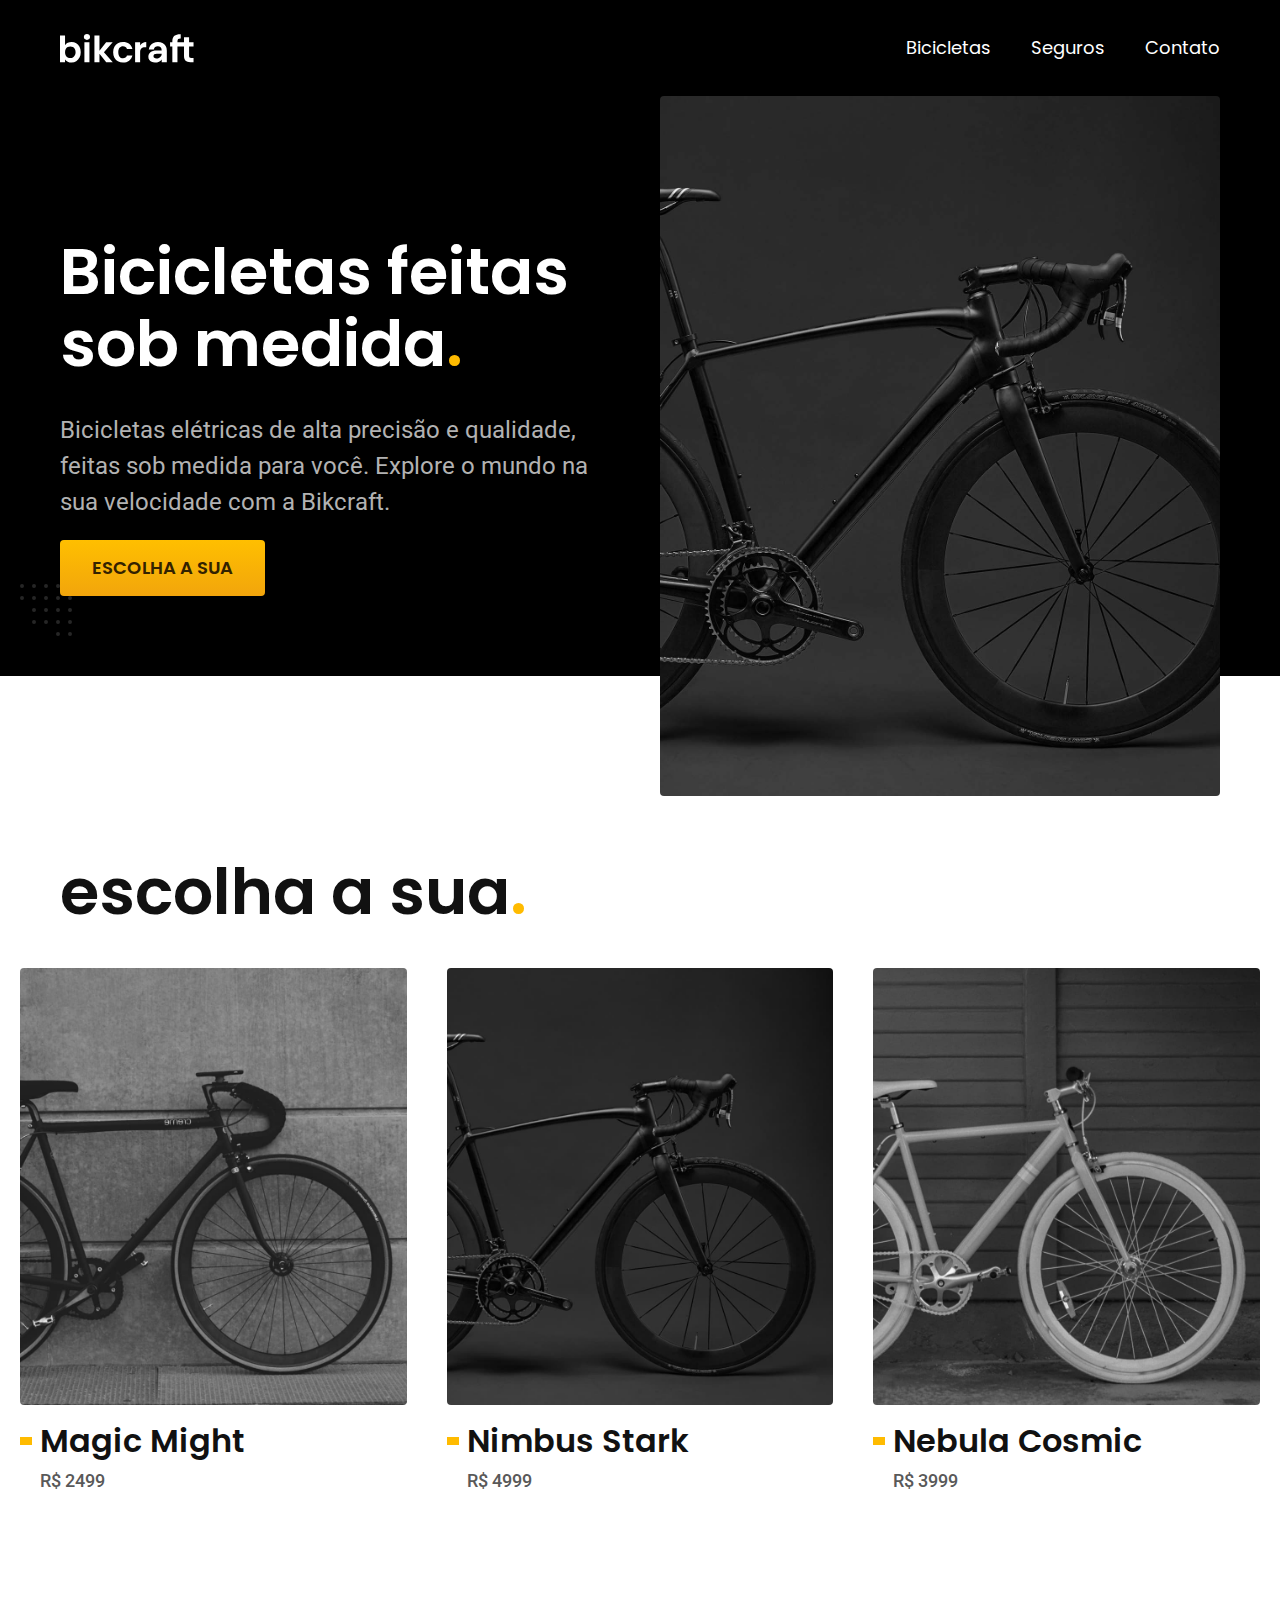
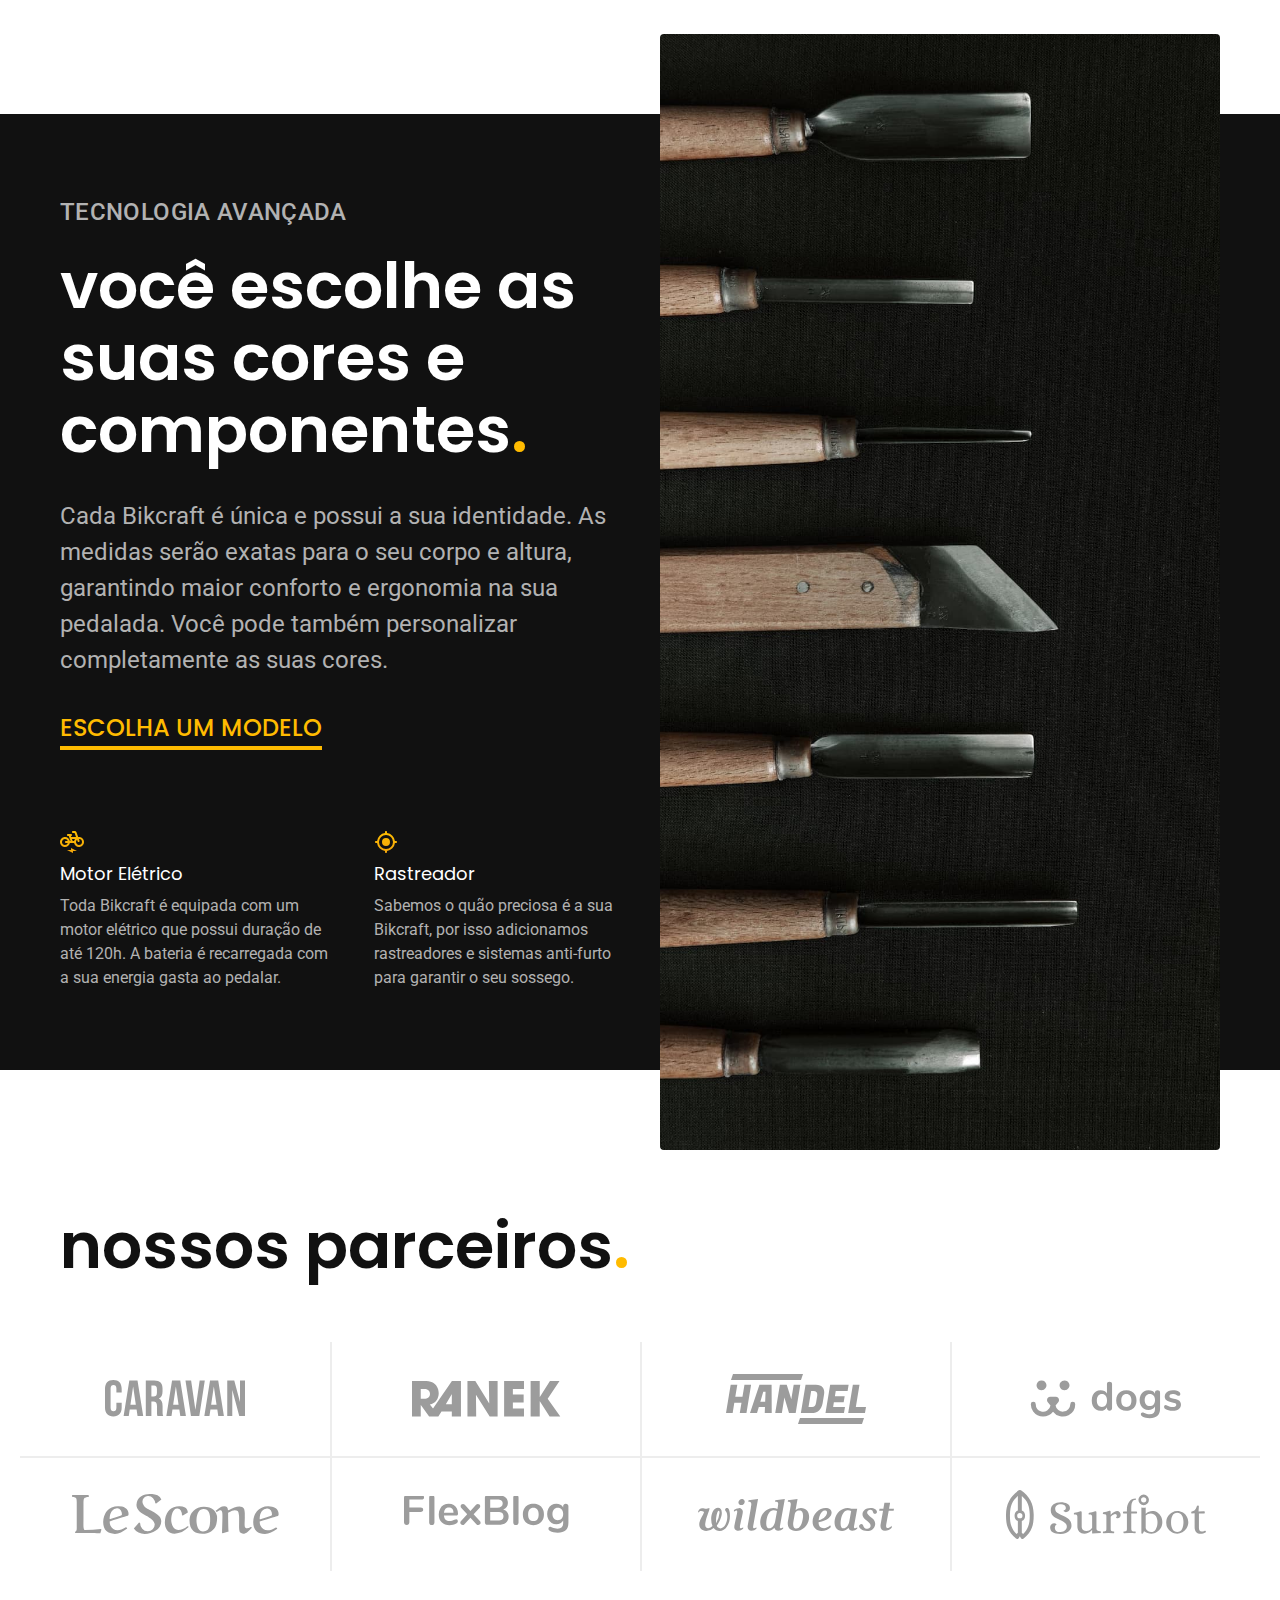
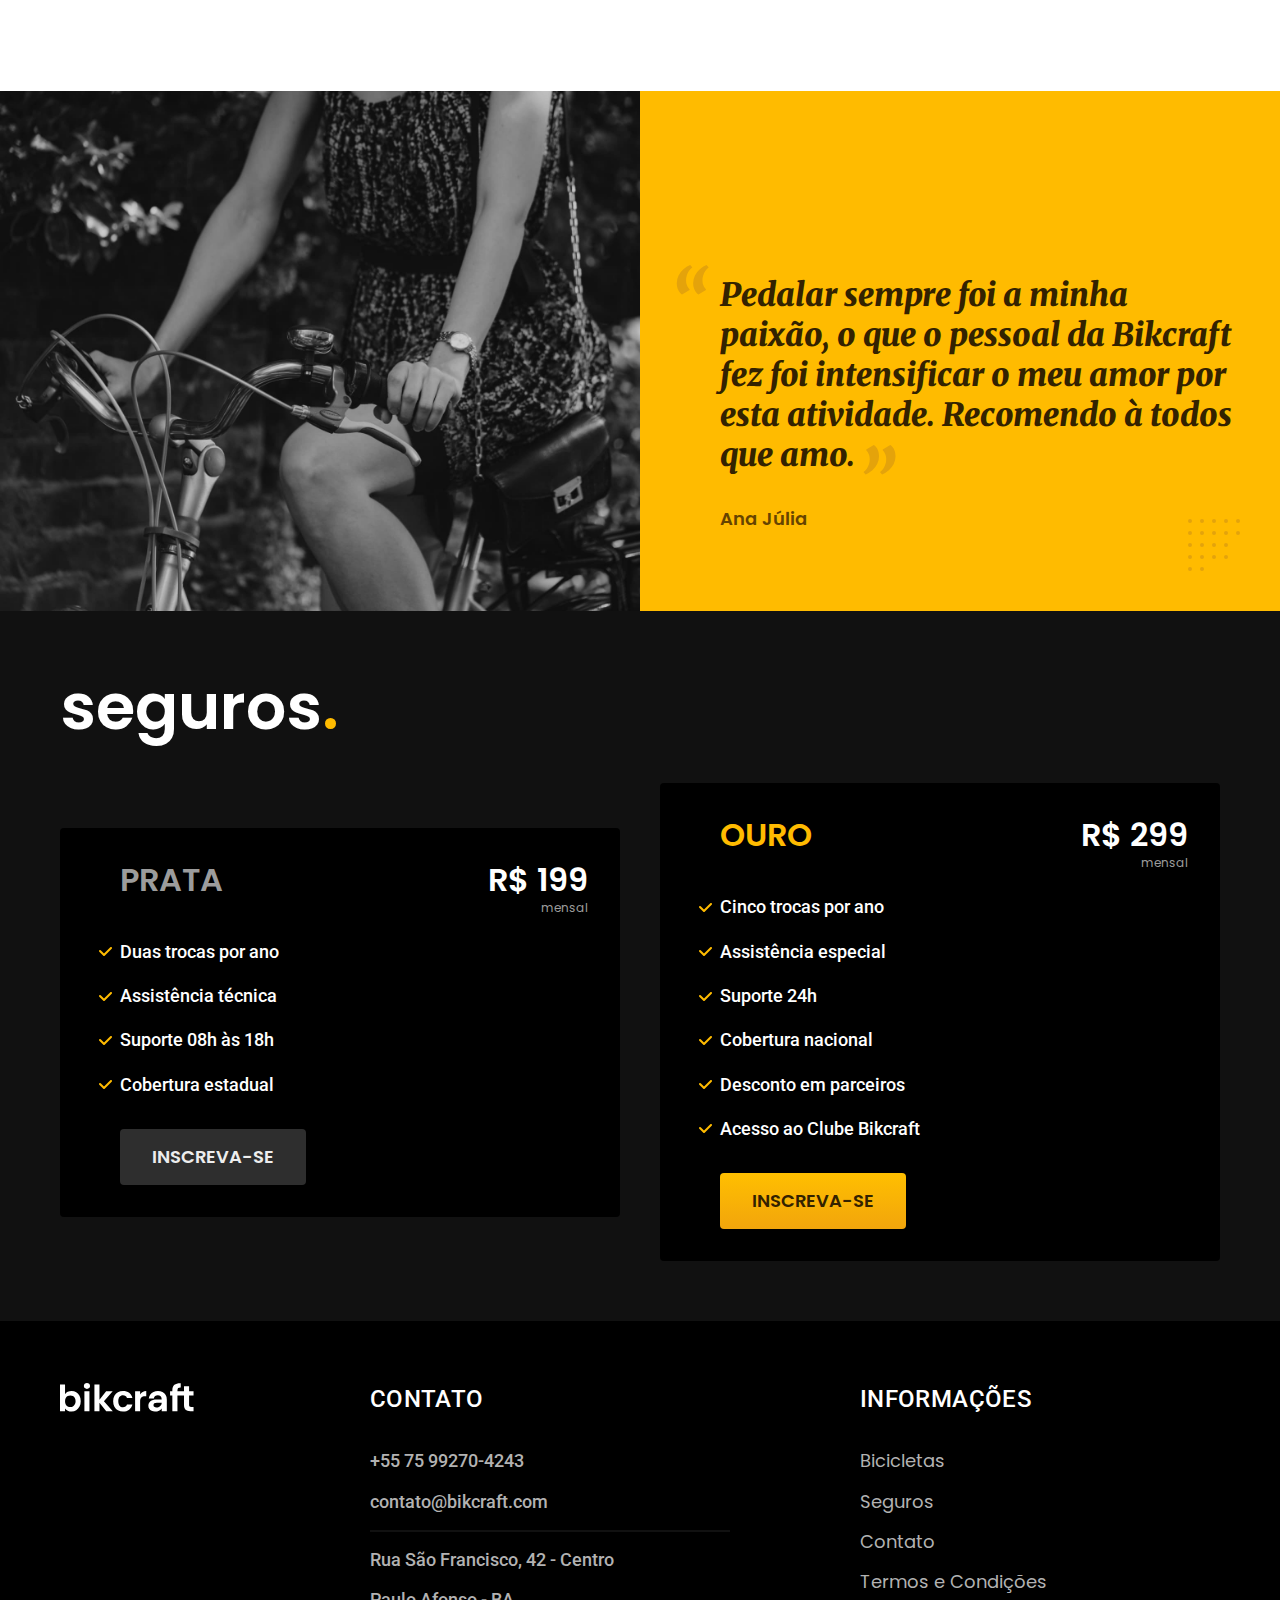
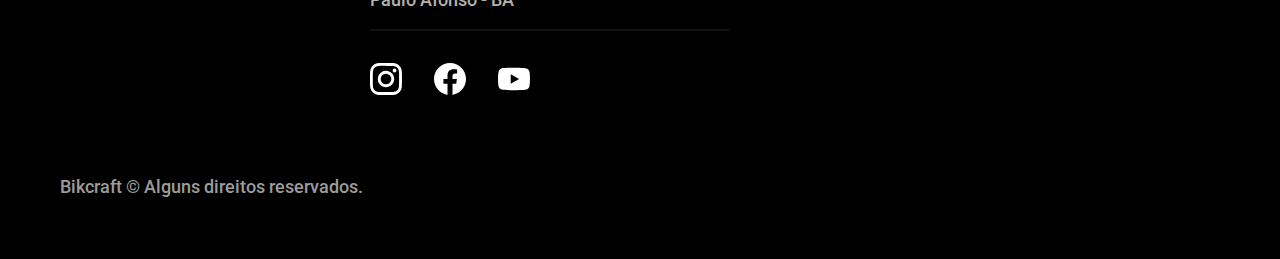
<file: index.html>
<!DOCTYPE html>
<html lang="pt-br">

<head>
  <meta charset="UTF-8">
  <meta name="viewport" content="width=device-width, initial-scale=1.0">

  <title>Bikcraft - Bicicletas Elétricas</title>
  <meta name="description" content="Bicicletas elétricas de alta precisão e qualidade,  feitas sob medida para o cliente. Explore o mundo na sua velocidade com a Bikcraft.">

  <link rel="icon" href="./favicon.svg" type="image/svg+xml">
  <link rel="preload" href="./css/style.css" as="style">
  <link rel="stylesheet" href="./css/style.css">
  <script>document.documentElement.classList.add('js');</script>

  <!-- FONTES - Tipografia -->
  <link rel="preconnect" href="https://fonts.googleapis.com">
  <link rel="preconnect" href="https://fonts.gstatic.com" crossorigin>
  <link href="https://fonts.googleapis.com/css2?family=Merriweather:ital,wght@1,900&family=Poppins:wght@400;600&family=Roboto:wght@400;500&display=swap" rel="stylesheet">

</head>

<body>
  <header class="header-bg">
    <div class="header container">
      <a href="./">
        <img src="./img/bikcraft.svg" width="136" height="32" alt="Bikcraft">
      </a>

      <nav aria-label="primaria">
        <ul class="header-menu font-1-m cor-0">
          <li><a href="./bicicletas.html">Bicicletas</a></li>
          <li><a href="./seguros.html">Seguros</a></li>
          <li><a href="./contato.html">Contato</a></li>
        </ul>
      </nav>
    </div>
  </header>

  <main class="introducao-bg">
    <div class="introducao container">
      <div class="introducao-conteudo">
        <h1 class="font-1-xxl cor-0 fadeInDown" data-anime="200">Bicicletas feitas sob medida<span class="cor-p1">.</span></h1>
        <p class="font-2-l cor-5 fadeInDown" data-anime="400">Bicicletas elétricas de alta precisão e qualidade, feitas sob medida para você. Explore o mundo na sua velocidade com a Bikcraft.</p>
        <a class="botao fadeInDown" data-anime="600" href="./bicicletas.html">Escolha a sua</a>
      </div>
      <picture data-anime="800" class="fadeInDown">
        <!-- otimizando imagem menor ao carregamento da pagina, definindo width e height de cada uma. No source é definido uma imagem de resolução menor
        e também um media especifico para a troca da imagem.  -->
        <source media="(max-width: 800px)" srcset="./img/bicicletas/nimbus.jpg">
        <img src="./img/fotos/introducao.jpg" width="1280" height="1600" alt="Bicicleta elétrica preta.">
      </picture>
    </div>
  </main>

  <article class="bicicletas-lista">
    <h2 class="container font-1-xxl">escolha a sua<span class="cor-p1">.</span></h2>

    <ul>
      <li>
        <a href="./bicicletas/magic.html">
          <img src="img/bicicletas/magic-home.jpg" width="920" height="1040" alt="Bicicleta preta">
          <h3 class="font-1-xl">Magic Might</h3>
          <span class="font-2-m cor-8">R$ 2499</span>
        </a>
      </li>

      <li>
        <a href="./bicicletas/nimbus.html">
          <img src="img/bicicletas/nimbus-home.jpg" width="920" height="1040" alt="Bicicleta preta">
          <h3 class="font-1-xl">Nimbus Stark</h3>
          <span class="font-2-m cor-8">R$ 4999</span>
        </a>
      </li>

      <li>
        <a href="./bicicletas/nebula.html">
          <img src="img/bicicletas/nebula-home.jpg" width="920" height="1040" alt="Bicicleta preta">
          <h3 class="font-1-xl">Nebula Cosmic</h3>
          <span class="font-2-m cor-8">R$ 3999</span>
        </a>
      </li>
    </ul>
  </article>

  <article class="tecnologia-bg">
    <div class="tecnologia container">
      <div class="tecnologia-conteudo">
        <span class="font-2-l-b cor-5">Tecnologia Avançada</span>
        <h2 class="font-1-xxl cor-0">você escolhe as suas cores e componentes<span class="cor-p1">.</span></h2>
        <p class="font-2-l cor-5">Cada Bikcraft é única e possui a sua identidade. As medidas serão exatas para o seu corpo e altura, garantindo maior conforto e ergonomia na sua pedalada. Você pode também personalizar completamente as suas cores.</p>
        <a class="link" href="./bicicletas.html">Escolha um modelo</a>
        <div class="tecnologia-vantagens">
          <div>
            <img src="./img/icones/eletrica.svg" width="24" height="24" alt="">
            <h3 class="font-1-m cor-0">Motor Elétrico</h3>
            <p class="font-2-s cor-5">Toda Bikcraft é equipada com um motor elétrico que possui duração de até 120h. A bateria é recarregada com a sua energia gasta ao pedalar.</p>
          </div>

          <div>
            <img src="./img/icones/rastreador.svg" width="24" height="24" alt="">
            <h3 class="font-1-m cor-0">Rastreador</h3>
            <p class="font-2-s cor-5">Sabemos o quão preciosa é a sua Bikcraft, por isso adicionamos rastreadores e sistemas anti-furto para garantir o seu sossego.</p>
          </div>
        </div>
      </div>
      <div class="tecnologia-imagem">
        <img src="img/fotos/tecnologia.jpg" width="1200" height="1920" alt="">
      </div>
    </div>
  </article>

  <section class="parceiros" aria-label="Nossos Parceiros">
    <h2 class="container font-1-xxl">nossos parceiros<span class="cor-p1">.</span></h2>

    <ul>
      <li><img src="./img/parceiros/caravan.svg" alt="Caravan" width="140" height="38"></li>
      <li><img src="./img/parceiros/ranek.svg" alt="Ranek" width="149" height="36"></li>
      <li><img src="./img/parceiros/handel.svg" alt="Handel" width="140" height="50"></li>
      <li><img src="./img/parceiros/dogs.svg" alt="Dogs" width="152" height="39"></li>
      <li><img src="./img/parceiros/lescone.svg" alt="LeScone" width="208" height="41"></li>
      <li><img src="./img/parceiros/flexblog.svg" alt="FlexBlog" width="165" height="38"></li>
      <li><img src="./img/parceiros/wildbeast.svg" alt="Wildbeast" width="196" height="34"></li>
      <li><img src="./img/parceiros/surfbot.svg" alt="Surfbot" width="200" height="49"></li>
    </ul>
  </section>

  <section class="depoimento" aria-label="Depoimento">
    <div>
      <img src="./img/fotos/depoimento.jpg" width="1560" height="1360" alt="Pessoa pedalando uma bicicleta bikcraft">
    </div>
    <div class="depoimento-conteudo">
      <blockquote class="font-1-xl cor-p5">
        <p>Pedalar sempre foi a minha paixão, o que o pessoal da Bikcraft fez foi intensificar o meu amor por esta atividade. Recomendo à todos que amo.</p>
      </blockquote>
      <span class="font-1-m-b cor-p4">Ana Júlia</span>
    </div>
  </section>

  <article class="seguros-bg">
    <div class="seguros container">
      <h2 class="font-1-xxl cor-0">seguros<span class="cor-p1">.</span></h2>
      <div class="seguros-item">
        <h3 class="font-1-xl cor-6">PRATA</h3>
        <span class="font-1-xl cor-0">R$ 199 <span class="font-1-xs cor-6">mensal</span></span>
        <ul class="font-2-m cor-0">
          <li>Duas trocas por ano</li>
          <li>Assistência técnica</li>
          <li>Suporte 08h às 18h</li>
          <li>Cobertura estadual</li>
        </ul>
        <a class="botao secundario" href="./orcamento.html?tipo=seguro&produto=prata">Inscreva-se</a>
      </div>

      <div class="seguros-item">
        <h3 class="font-1-xl cor-p1">OURO</h3>
        <span class="font-1-xl cor-0">R$ 299 <span class="font-1-xs cor-6">mensal</span></span>
        <ul class="font-2-m cor-0">
          <li>Cinco trocas por ano</li>
          <li>Assistência especial</li>
          <li>Suporte 24h</li>
          <li>Cobertura nacional</li>
          <li>Desconto em parceiros</li>
          <li>Acesso ao Clube Bikcraft</li>
        </ul>
        <a class="botao" href="./orcamento.html?tipo=seguro&produto=ouro">Inscreva-se</a>
      </div>
    </div>
  </article>

  <footer class="footer-bg">
    <div class="footer container">
      <img src="./img/bikcraft.svg" width="136" height="32" alt="Bikcraft">
      <div class="footer-contato">
        <h3 class="font-2-l-b cor-0">Contato</h3>
        <ul class="font-2-m cor-5">
          <li><a href="tel:+5575992704243">+55 75 99270-4243</a></li>
          <li><a href="mailto:contato@bikcraft.com">contato@bikcraft.com</a></li>
          <li>Rua São Francisco, 42 - Centro</li>
          <li>Paulo Afonso - BA</li>
        </ul>

        <div class="footer-redes">
          <a href="./">
            <img src="./img/redes/instagram.svg" width="32" height="32" alt="Instagram">
          </a>
          <a href="./">
            <img src="./img/redes/facebook.svg" width="32" height="32" alt="Facebook">
          </a>
          <a href="./">
            <img src="./img/redes/youtube.svg" width="32" height="32" alt="YouTube">
          </a>
        </div>
      </div>
      <div class="footer-informacoes">
        <h3 class="font-2-l-b cor-0">Informações</h3>
        <nav>
          <ul class="font-1-m cor-5">
            <li><a href="./bicicletas.html">Bicicletas</a></li>
            <li><a href="./seguros.html">Seguros</a></li>
            <li><a href="./contato.html">Contato</a></li>
            <li><a href="./termos.html">Termos e Condições</a></li>
          </ul>
        </nav>
      </div>
      <p class="footer-copy font-2-m cor-6">Bikcraft © Alguns direitos reservados.</p>
    </div>

  </footer>

  <script src="./js/plugins/simple-anime.js"></script>
  <script src="./js/script.js"></script>
</body>

</html>
</file>
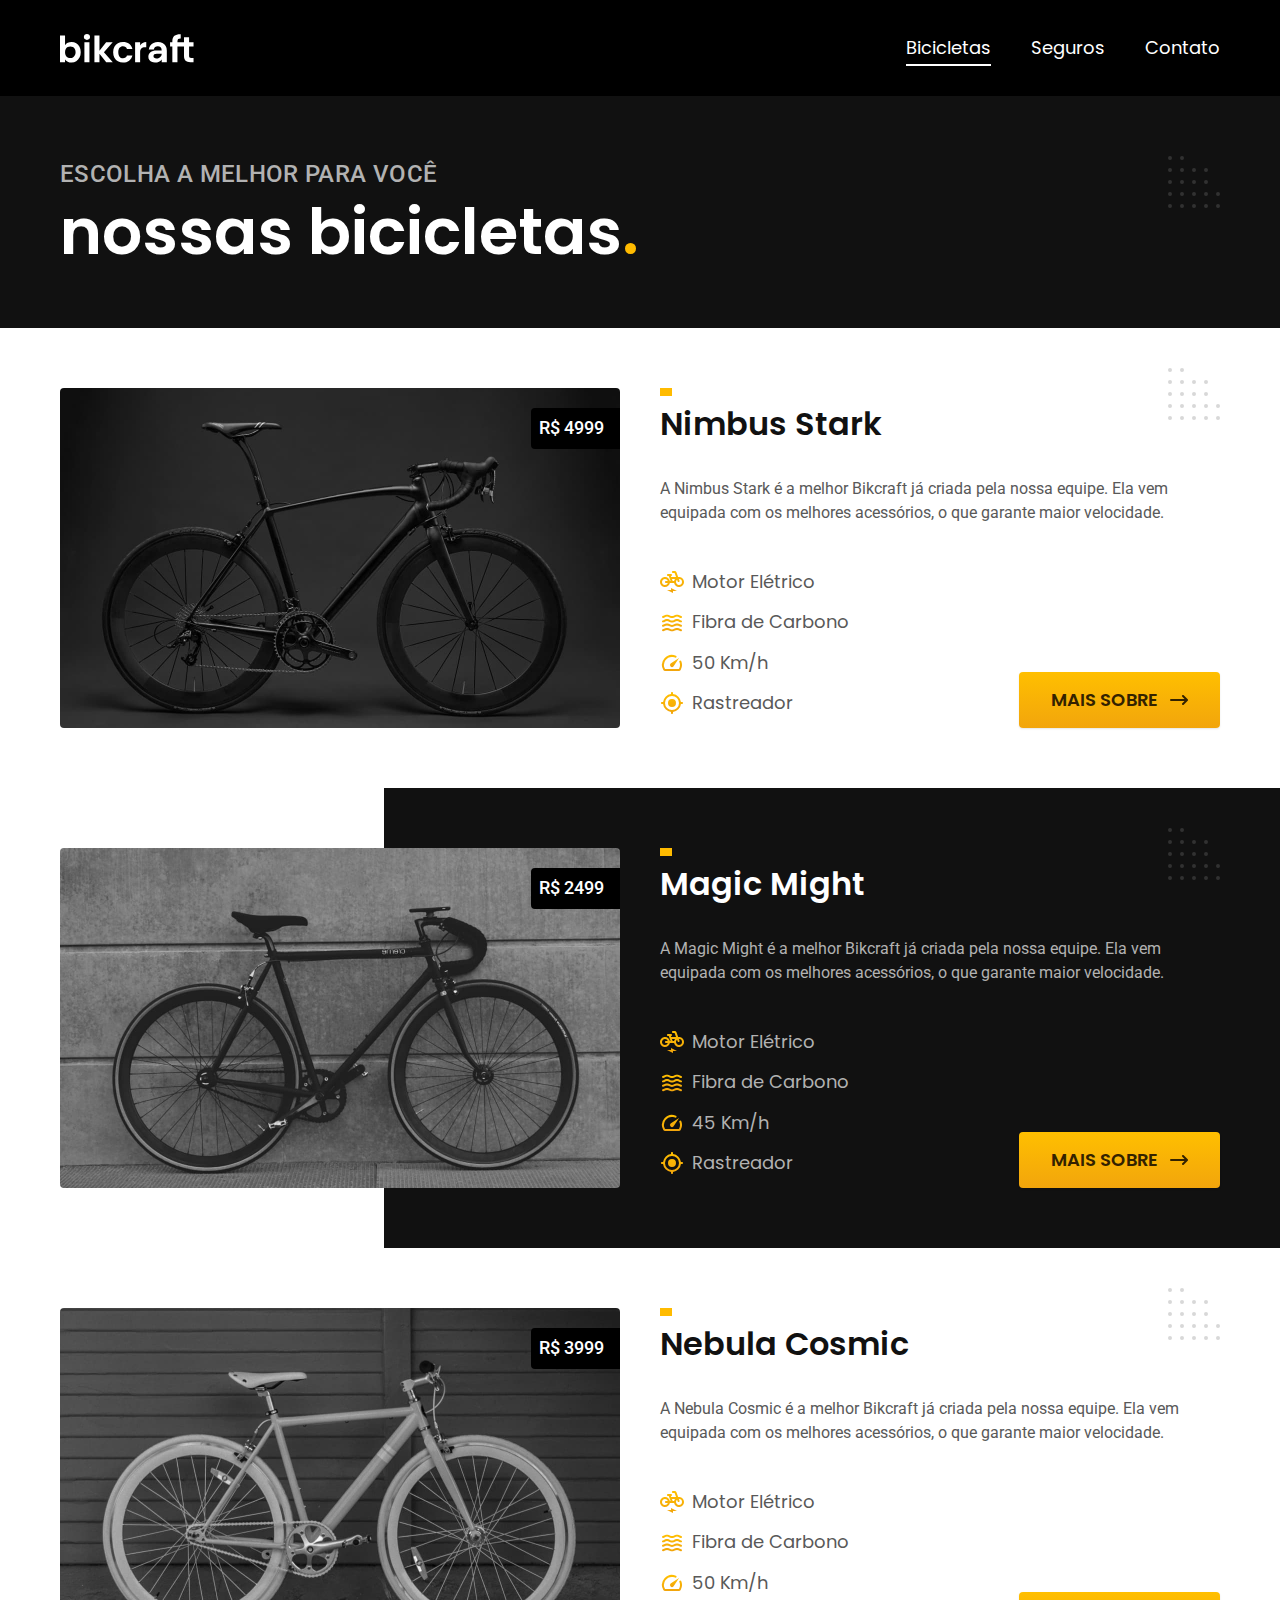
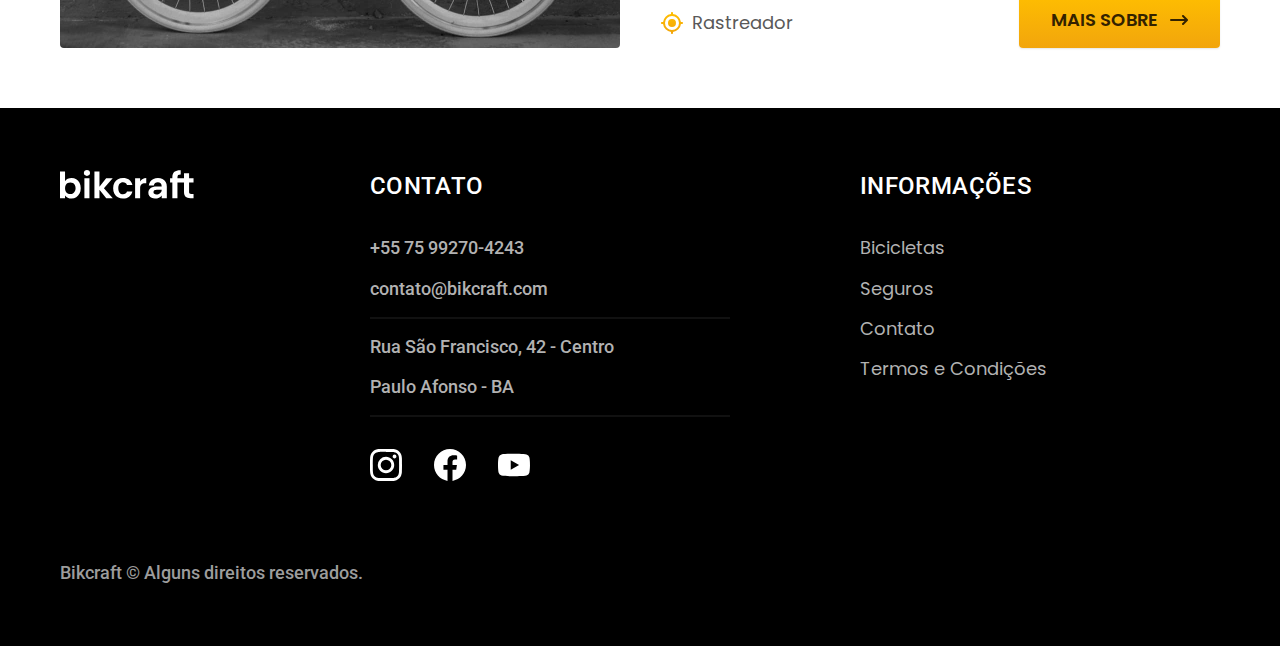
<file: bicicletas.html>
<!DOCTYPE html>
<html lang="pt-br">

<head>
  <meta charset="UTF-8">
  <meta name="viewport" content="width=device-width, initial-scale=1.0">

  <title>Bicicletas | Bikcraft</title>
  <meta name="description" content="Bicicletas">

  <link rel="icon" href="./favicon.svg" type="image/svg+xml">
  <link rel="preload" href="./css/style.css" as="style">
  <link rel="stylesheet" href="./css/style.css">
  <script>document.documentElement.classList.add('js');</script>

  <!-- FONTES - Tipografia -->
  <link rel="preconnect" href="https://fonts.googleapis.com">
  <link rel="preconnect" href="https://fonts.gstatic.com" crossorigin>
  <link href="https://fonts.googleapis.com/css2?family=Merriweather:ital,wght@1,900&family=Poppins:wght@400;600&family=Roboto:wght@400;500&display=swap" rel="stylesheet">

</head>

<body id="bicicletas">
  <header class="header-bg">
    <div class="header container">
      <a href="./">
        <img src="./img/bikcraft.svg" alt="Bikcraft">
      </a>

      <nav aria-label="primaria">
        <ul class="header-menu font-1-m cor-0">
          <li><a href="./bicicletas.html">Bicicletas</a></li>
          <li><a href="./seguros.html">Seguros</a></li>
          <li><a href="./contato.html">Contato</a></li>
        </ul>
      </nav>
    </div>
  </header>

  <main>
    <div class="titulo-bg">
      <div class="titulo container">
        <p class="font-2-l-b cor-5">Escolha a melhor para você</p>
        <h1 class="font-1-xxl cor-0">nossas bicicletas<span class="cor-p1">.</span></h1>
      </div>
    </div>


    <div class="bicicletas container">
      <div class="bicicletas-imagem">
        <img src="./img/bicicletas/nimbus.jpg" alt="Bicicleta preta">
        <span class="font-2-m cor-0">R$ 4999</span>
      </div>
      <div class="bicicletas-conteudo">
        <h2 class="font-1-xl">Nimbus Stark</h2>
        <p class="font-2-s cor-8">A Nimbus Stark é a melhor Bikcraft já criada pela nossa equipe. Ela vem equipada com os melhores acessórios, o que garante maior velocidade.</p>

        <ul class="font-1-m cor-8">
          <li>
            <img src="img/icones/eletrica.svg" alt="">
            Motor Elétrico
          </li>
          <li>
            <img src="img/icones/carbono.svg" alt="">
            Fibra de Carbono
          </li>
          <li>
            <img src="img/icones/velocidade.svg" alt="">
            50 Km/h
          </li>
          <li>
            <img src="img/icones/rastreador.svg" alt="">
            Rastreador
          </li>
        </ul>
        <a class="botao seta" href="./bicicletas/nimbus.html">Mais Sobre</a>
      </div>
    </div>

    <div class="bicicletas-bg">
      <div class="bicicletas container">
        <div class="bicicletas-imagem">
          <img src="./img/bicicletas/magic.jpg" alt="Bicicleta preta">
          <span class="font-2-m cor-0">R$ 2499</span>
        </div>
        <div class="bicicletas-conteudo">
          <h2 class="font-1-xl cor-0">Magic Might</h2>
          <p class="font-2-s cor-5">A Magic Might é a melhor Bikcraft já criada pela nossa equipe. Ela vem equipada com os melhores acessórios, o que garante maior velocidade.</p>

          <ul class="font-1-m cor-5">
            <li>
              <img src="img/icones/eletrica.svg" alt="">
              Motor Elétrico
            </li>
            <li>
              <img src="img/icones/carbono.svg" alt="">
              Fibra de Carbono
            </li>
            <li>
              <img src="img/icones/velocidade.svg" alt="">
              45 Km/h
            </li>
            <li>
              <img src="img/icones/rastreador.svg" alt="">
              Rastreador
            </li>
          </ul>
          <a class="botao seta" href="./bicicletas/magic.html">Mais Sobre</a>
        </div>
      </div>
    </div>

    <div class="bicicletas container">
      <div class="bicicletas-imagem">
        <img src="./img/bicicletas/nebula.jpg" alt="Bicicleta preta">
        <span class="font-2-m cor-0">R$ 3999</span>
      </div>
      <div class="bicicletas-conteudo">
        <h2 class="font-1-xl">Nebula Cosmic</h2>
        <p class="font-2-s cor-8">A Nebula Cosmic é a melhor Bikcraft já criada pela nossa equipe. Ela vem equipada com os melhores acessórios, o que garante maior velocidade.</p>

        <ul class="font-1-m cor-8">
          <li>
            <img src="img/icones/eletrica.svg" alt="">
            Motor Elétrico
          </li>
          <li>
            <img src="img/icones/carbono.svg" alt="">
            Fibra de Carbono
          </li>
          <li>
            <img src="img/icones/velocidade.svg" alt="">
            50 Km/h
          </li>
          <li>
            <img src="img/icones/rastreador.svg" alt="">
            Rastreador
          </li>
        </ul>
        <a class="botao seta" href="./bicicletas/nebula.html">Mais Sobre</a>
      </div>
    </div>

  </main>

  <footer class="footer-bg">
    <div class="footer container">
      <img src="img/bikcraft.svg" alt="Bikcraft">
      <div class="footer-contato">
        <h3 class="font-2-l-b cor-0">Contato</h3>
        <ul class="font-2-m cor-5">
          <li><a href="tel:+5575992704243">+55 75 99270-4243</a></li>
          <li><a href="mailto:contato@bikcraft.com">contato@bikcraft.com</a></li>
          <li>Rua São Francisco, 42 - Centro</li>
          <li>Paulo Afonso - BA</li>
        </ul>

        <div class="footer-redes">
          <a href="./">
            <img src="./img/redes/instagram.svg" alt="Instagram">
          </a>
          <a href="./">
            <img src="./img/redes/facebook.svg" alt="Facebook">
          </a>
          <a href="./">
            <img src="./img/redes/youtube.svg" alt="YouTube">
          </a>
        </div>
      </div>
      <div class="footer-informacoes">
        <h3 class="font-2-l-b cor-0">Informações</h3>
        <nav>
          <ul class="font-1-m cor-5">
            <li><a href="./bicicletas.html">Bicicletas</a></li>
            <li><a href="./seguros.html">Seguros</a></li>
            <li><a href="./contato.html">Contato</a></li>
            <li><a href="./termos.html">Termos e Condições</a></li>
          </ul>
        </nav>
      </div>
      <p class="footer-copy font-2-m cor-6">Bikcraft © Alguns direitos reservados.</p>
    </div>

  </footer>

  <script src="./js/script.js"></script>
</body>

</html>
</file>
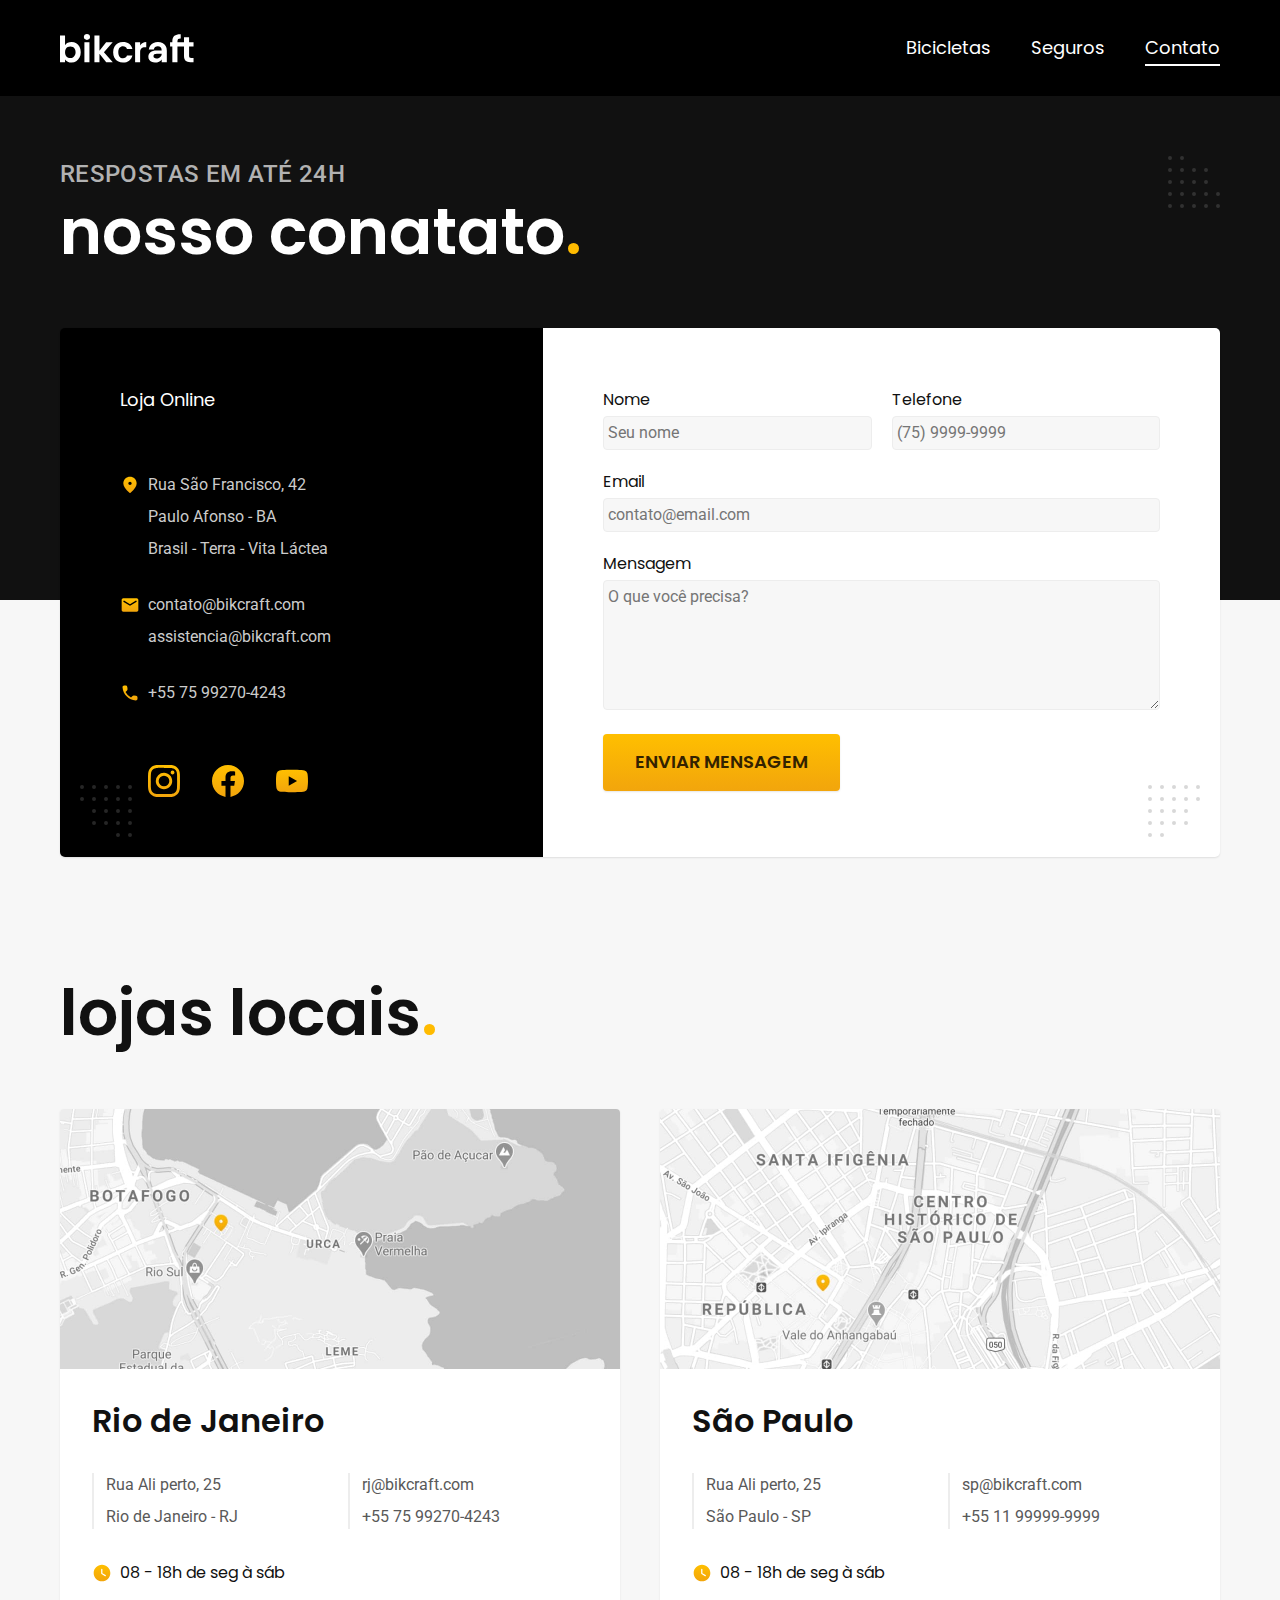
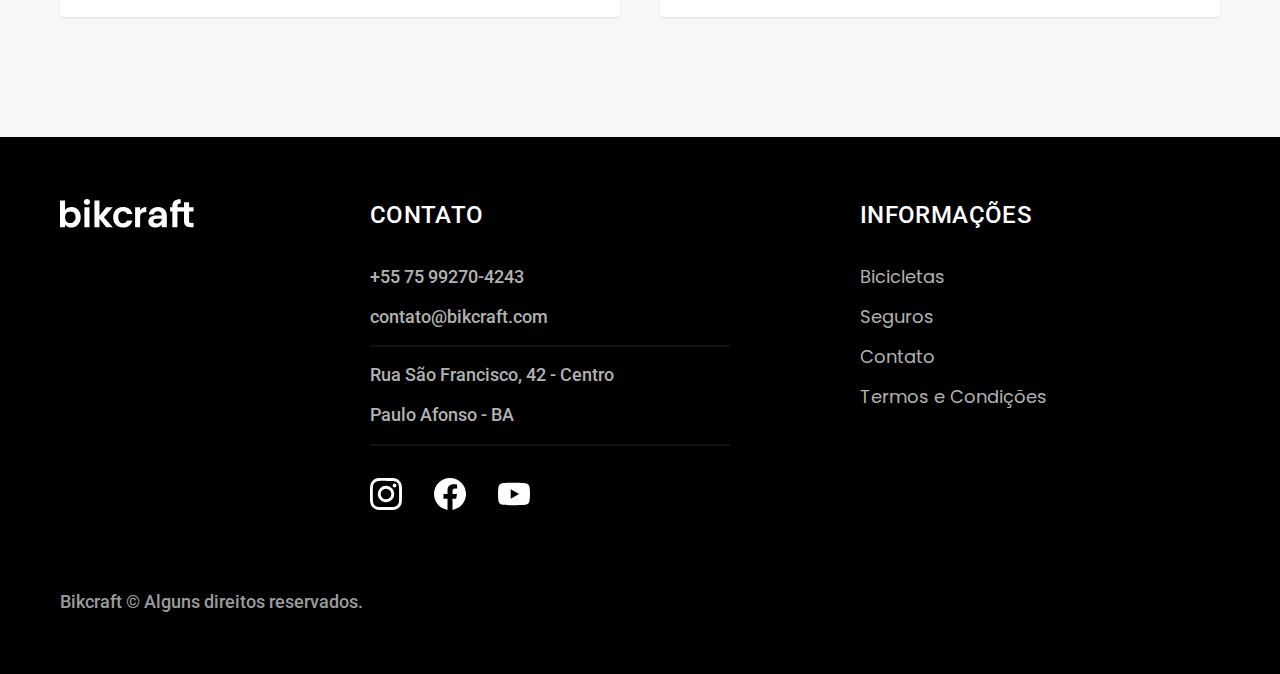
<file: contato.html>
<!DOCTYPE html>
<html lang="pt-br">

<head>
  <meta charset="UTF-8">
  <meta name="viewport" content="width=device-width, initial-scale=1.0">

  <title>Contato | Bikcraft</title>
  <meta name="description" content="Contato.">

  <link rel="icon" href="./favicon.svg" type="image/svg+xml">
  <link rel="preload" href="./css/style.css" as="style">
  <link rel="stylesheet" href="./css/style.css">
  <script>document.documentElement.classList.add('js');</script>

  <!-- FONTES - Tipografia -->
  <link rel="preconnect" href="https://fonts.googleapis.com">
  <link rel="preconnect" href="https://fonts.gstatic.com" crossorigin>
  <link href="https://fonts.googleapis.com/css2?family=Merriweather:ital,wght@1,900&family=Poppins:wght@400;600&family=Roboto:wght@400;500&display=swap" rel="stylesheet">

</head>

<body id="contato">
  <header class="header-bg">
    <div class="header container">
      <a href="./">
        <img src="./img/bikcraft.svg" alt="Bikcraft">
      </a>

      <nav aria-label="primaria">
        <ul class="header-menu font-1-m cor-0">
          <li><a href="./bicicletas.html">Bicicletas</a></li>
          <li><a href="./seguros.html">Seguros</a></li>
          <li><a href="./contato.html">Contato</a></li>
        </ul>
      </nav>
    </div>
  </header>

  <main>
    <div class="titulo-bg">
      <div class="titulo container">
        <p class="font-2-l-b cor-5">Respostas em até 24h</p>
        <h1 class="font-1-xxl cor-0">nosso conatato<span class="cor-p1">.</span></h1>
      </div>
    </div>

    <div class="contato container">
      <section class="contato-dados" aria-label="Endereço">
        <h2 class="font-1-m cor-0">Loja Online</h2>
        <div class="contato-endereco font-2-s cor-4">
          <p>Rua São Francisco, 42</p>
          <p>Paulo Afonso - BA</p>
          <p>Brasil - Terra - Vita Láctea</p>
        </div>

        <address class="contato-meios font-2-s cor-4">
          <a href="mailto:contato@bikcraft.com">contato@bikcraft.com</a>
          <a href="mailto:assistencia@bikcraft.com">assistencia@bikcraft.com</a>
          <a href="tel:+5575992704243">+55 75 99270-4243</a>
        </address>

        <div class="contato-redes">
          <a href="./">
            <img src="./img/redes/instagram-p.svg" alt="Instagram">
          </a>
          <a href="./">
            <img src="./img/redes/facebook-p.svg" alt="Facebook">
          </a>
          <a href="./">
            <img src="./img/redes/youtube-p.svg" alt="YouTube">
          </a>
        </div>
      </section>

      <section class="contato-formulario" aria-label="Formulário">
        <form class="form" action="./enviar.php" method="post">
          <div>
            <label for="nome">Nome</label>
            <input type="text" id="nome" name="nome" placeholder="Seu nome">
          </div>
          <div>
            <label for="telefone">Telefone</label>
            <input type="text" id="telefone" name="telefone" placeholder="(75) 9999-9999">
          </div>
          <div class="col-2">
            <label for="email">Email</label>
            <input type="email" id="email" name="email" placeholder="contato@email.com" required>
          </div>
          <div class="col-2">
            <label for="mensagem">Mensagem</label>
            <textarea rows="5" type="email" id="mensagem" name="mensagem" placeholder="O que você precisa?"></textarea>
          </div>
          <button class="botao col-2">Enviar Mensagem</button>
        </form>
      </section>
    </div>
  </main>

  <article class="lojas container">
    <h2 class="font-1-xxl">lojas locais<span class="cor-p1">.</span></h2>
    <div class="lojas-item">
      <img src="img/lojas/rj.jpg" alt="mapa marcando o endereço em Rua Ali perto, 25 - Rio de Janeiro - RJ ">
      <div class="lojas-conteudo">
        <h3 class="font-1-xl">Rio de Janeiro</h3>
        <div class="lojas-dados font-2-s cor-8">
          <p>Rua Ali perto, 25</p>
          <p>Rio de Janeiro - RJ</p>
        </div>
        <div class="lojas-dados font-2-s cor-8">
          <a href="mailto:rj@bikcraft.com">rj@bikcraft.com</a>
          <a href="tel:+5575992704243">+55 75 99270-4243</a>
        </div>
        <p class="lojas-tempo font-1-s"><img src="img/icones/horario.svg" alt="">08 - 18h de seg à sáb</p>
      </div>
    </div>

    <div class="lojas-item">
      <img src="img/lojas/sp.jpg" alt="mapa marcando o endereço em Rua Ali perto, 25 - São Paulo - SP ">
      <div class="lojas-conteudo">
        <h3 class="font-1-xl">São Paulo</h3>
        <div class="lojas-dados font-2-s cor-8">
          <p>Rua Ali perto, 25</p>
          <p>São Paulo - SP</p>
        </div>
        <div class="lojas-dados font-2-s cor-8">
          <a href="mailto:sp@bikcraft.com">sp@bikcraft.com</a>
          <a href="tel:+5575992704243">+55 11 99999-9999</a>
        </div>
        <p class="lojas-tempo font-1-s"><img src="img/icones/horario.svg" alt="">08 - 18h de seg à sáb</p>
      </div>
    </div>
  </article>

  <footer class="footer-bg">
    <div class="footer container">
      <img src="img/bikcraft.svg" alt="Bikcraft">
      <div class="footer-contato">
        <h3 class="font-2-l-b cor-0">Contato</h3>
        <ul class="font-2-m cor-5">
          <li><a href="tel:+5575992704243">+55 75 99270-4243</a></li>
          <li><a href="mailto:contato@bikcraft.com">contato@bikcraft.com</a></li>
          <li>Rua São Francisco, 42 - Centro</li>
          <li>Paulo Afonso - BA</li>
        </ul>

        <div class="footer-redes">
          <a href="./">
            <img src="./img/redes/instagram.svg" alt="Instagram">
          </a>
          <a href="./">
            <img src="./img/redes/facebook.svg" alt="Facebook">
          </a>
          <a href="./">
            <img src="./img/redes/youtube.svg" alt="YouTube">
          </a>
        </div>
      </div>
      <div class="footer-informacoes">
        <h3 class="font-2-l-b cor-0">Informações</h3>
        <nav>
          <ul class="font-1-m cor-5">
            <li><a href="./bicicletas.html">Bicicletas</a></li>
            <li><a href="./seguros.html">Seguros</a></li>
            <li><a href="./contato.html">Contato</a></li>
            <li><a href="./termos.html">Termos e Condições</a></li>
          </ul>
        </nav>
      </div>
      <p class="footer-copy font-2-m cor-6">Bikcraft © Alguns direitos reservados.</p>
    </div>

  </footer>

  <script src="./js/script.js"></script>
  <script src="./js/formulario.js"></script>
</body>

</html>
</file>
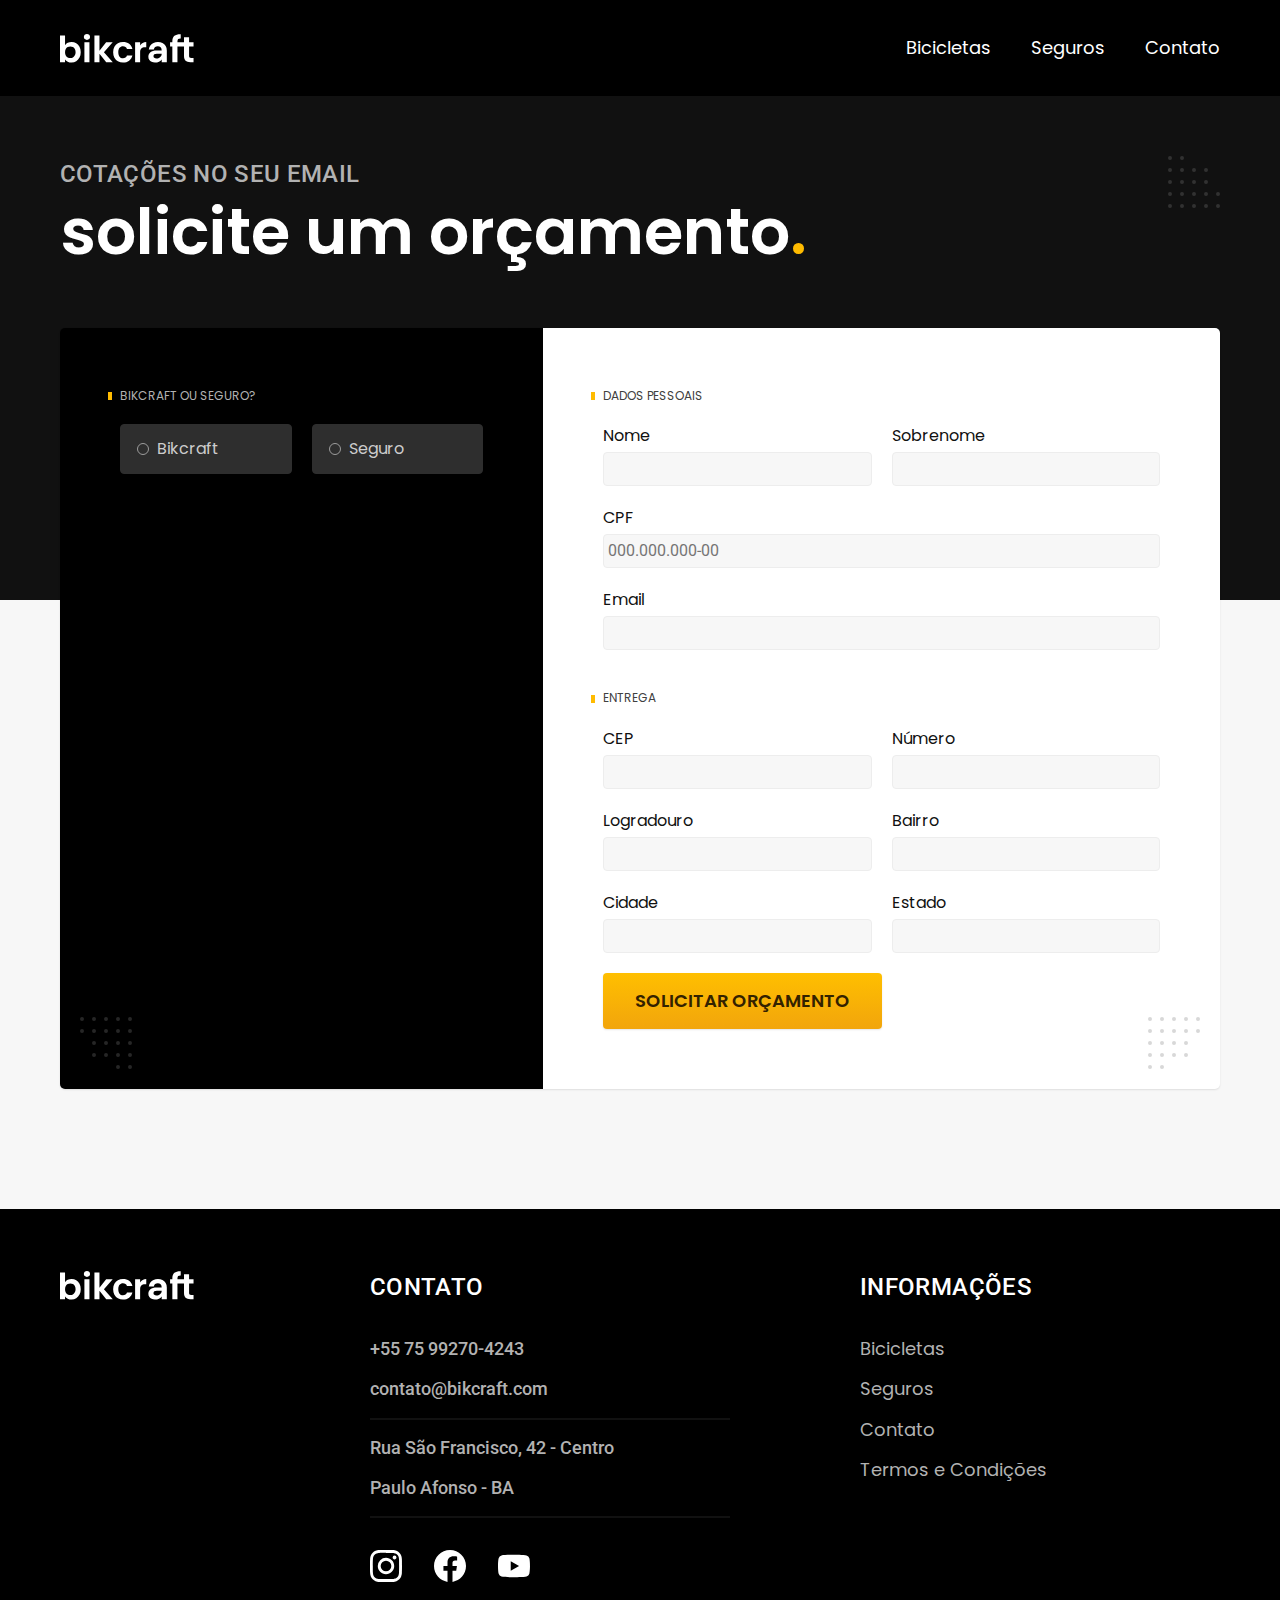
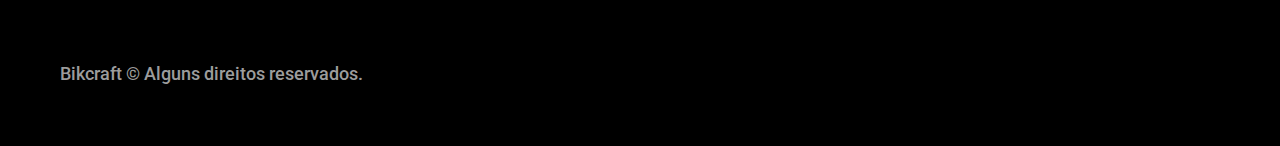
<file: orcamento.html>
<!DOCTYPE html>
<html lang="pt-br">

<head>
  <meta charset="UTF-8">
  <meta name="viewport" content="width=device-width, initial-scale=1.0">

  <title>Orçamento | Bikcraft</title>
  <meta name="description" content="Orçamento.">

  <link rel="icon" href="./favicon.svg" type="image/svg+xml">
  <link rel="preload" href="./css/style.css" as="style">
  <link rel="stylesheet" href="./css/style.css">
  <script>document.documentElement.classList.add('js');</script>

  <!-- FONTES - Tipografia -->
  <link rel="preconnect" href="https://fonts.googleapis.com">
  <link rel="preconnect" href="https://fonts.gstatic.com" crossorigin>
  <link href="https://fonts.googleapis.com/css2?family=Merriweather:ital,wght@1,900&family=Poppins:wght@400;600&family=Roboto:wght@400;500&display=swap" rel="stylesheet">

</head>

<body id="orcamento">
  <header class="header-bg">
    <div class="header container">
      <a href="./">
        <img src="./img/bikcraft.svg" alt="Bikcraft">
      </a>

      <nav aria-label="primaria">
        <ul class="header-menu font-1-m cor-0">
          <li><a href="./bicicletas.html">Bicicletas</a></li>
          <li><a href="./seguros.html">Seguros</a></li>
          <li><a href="./contato.html">Contato</a></li>
        </ul>
      </nav>
    </div>
  </header>

  <main>
    <div class="titulo-bg">
      <div class="titulo container">
        <p class="font-2-l-b cor-5">Cotações no seu email</p>
        <h1 class="font-1-xxl cor-0">solicite um orçamento<span class="cor-p1">.</span></h1>
      </div>
    </div>

    <form class="orcamento container" action="./enviar.php" method="post">
      <div class="orcamento-produto">
        <h2 class="font-1-xs cor-5">Bikcraft ou Seguro?</h2>

        <input type="radio" name="tipo" value="bikcraft" id="bikcraft">
        <label for="bikcraft">Bikcraft</label>

        <input type="radio" name="tipo" value="seguro" id="seguro">
        <label for="seguro">Seguro</label>

        <div class="orcamento-conteudo" id="orcamento-bikcraft">
          <h2 class="font-1-xs cor-5">Escolha a sua</h2>

          <input type="radio" name="produto" value="nimbus" id="nimbus">
          <label for="nimbus">Nimbus Stark <span>R$ 4999</span></label>
          <div class="orcamento-detalhe">
            <ul class="font-1-xs cor-8">
              <li><img src="img/icones/eletrica.svg" alt=""> Motor Elétrico</li>
              <li><img src="img/icones/carbono.svg" alt=""> Fibra de carbono</li>
              <li><img src="img/icones/velocidade.svg" alt=""> 50 km/h</li>
              <li><img src="img/icones/rastreador.svg" alt=""> Rastreador</li>
            </ul>
            <img src="img/bicicletas/nimbus.jpg" alt="Bicicleta preta">
          </div>

          <input type="radio" name="produto" value="magic" id="magic">
          <label for="magic">Magic Might <span>R$ 2499</span></label>
          <div class="orcamento-detalhe">
            <ul class="font-1-xs cor-8">
              <li><img src="img/icones/eletrica.svg" alt=""> Motor Elétrico</li>
              <li><img src="img/icones/carbono.svg" alt=""> Fibra de carbono</li>
              <li><img src="img/icones/velocidade.svg" alt=""> 45 km/h</li>
              <li><img src="img/icones/rastreador.svg" alt=""> Rastreador</li>
            </ul>
            <img src="img/bicicletas/magic.jpg" alt="Bicicleta preta">
          </div>

          <input type="radio" name="produto" value="nebula" id="nebula">
          <label for="nebula">Nebula Cosmic <span>R$ 3499</span></label>
          <div class="orcamento-detalhe">
            <ul class="font-1-xs cor-8">
              <li><img src="img/icones/eletrica.svg" alt=""> Motor Elétrico</li>
              <li><img src="img/icones/carbono.svg" alt=""> Fibra de carbono</li>
              <li><img src="img/icones/velocidade.svg" alt=""> 40 km/h</li>
              <li><img src="img/icones/rastreador.svg" alt=""> Rastreador</li>
            </ul>
            <img src="img/bicicletas/nebula.jpg" alt="Bicicleta branca">
          </div>

        </div>

        <div class="orcamento-conteudo" id="orcamento-seguro">
          <h2 class="font-1-xs cor-5">Escolha o plano</h2>

          <input type="radio" name="produto" value="prata" id="prata">
          <label for="prata">Prata <span>R$ 199</span></label>

          <input type="radio" name="produto" value="ouro" id="ouro">
          <label for="ouro">Ouro <span>R$ 299</span></label>

        </div>

      </div>

      <div class="orcamento-dados form">
        <h2 class="font-1-xs cor-9 col-2">Dados pessoais</h2>
        <div>
          <label for="nome">Nome</label>
          <input type="text" id="nome" name="nome">
        </div>
        <div>
          <label for="sobrenome">Sobrenome</label>
          <input type="text" id="sobrenome" name="sobrenome">
        </div>
        <div class="col-2">
          <label for="cpf">CPF</label>
          <input type="text" id="cpf" name="cpf" placeholder="000.000.000-00">
        </div>
        <div class="col-2">
          <label for="email">Email</label>
          <input type="email" id="email" name="email" required>
        </div>

        <h2 class="font-1-xs cor-9 col-2">entrega</h2>
        <div>
          <label for="cep">CEP</label>
          <input type="text" id="cep" name="cep">
        </div>
        <div>
          <label for="numero">Número</label>
          <input type="text" id="numero" name="numero">
        </div>
        <div>
          <label for="logradouro">Logradouro</label>
          <input type="text" id="logradouro" name="logradouro">
        </div>
        <div>
          <label for="bairro">Bairro</label>
          <input type="text" id="bairro" name="bairro">
        </div>
        <div>
          <label for="cidade">Cidade</label>
          <input type="text" id="cidade" name="cidade">
        </div>
        <div>
          <label for="estado">Estado</label>
          <input type="text" id="estado" name="estado">
        </div>
        <button class="botao col-2">Solicitar Orçamento</button>
      </div>
    </form>

  </main>

  <footer class="footer-bg">
    <div class="footer container">
      <img src="img/bikcraft.svg" alt="Bikcraft">
      <div class="footer-contato">
        <h3 class="font-2-l-b cor-0">Contato</h3>
        <ul class="font-2-m cor-5">
          <li><a href="tel:+5575992704243">+55 75 99270-4243</a></li>
          <li><a href="mailto:contato@bikcraft.com">contato@bikcraft.com</a></li>
          <li>Rua São Francisco, 42 - Centro</li>
          <li>Paulo Afonso - BA</li>
        </ul>

        <div class="footer-redes">
          <a href="./">
            <img src="./img/redes/instagram.svg" alt="Instagram">
          </a>
          <a href="./">
            <img src="./img/redes/facebook.svg" alt="Facebook">
          </a>
          <a href="./">
            <img src="./img/redes/youtube.svg" alt="YouTube">
          </a>
        </div>
      </div>
      <div class="footer-informacoes">
        <h3 class="font-2-l-b cor-0">Informações</h3>
        <nav>
          <ul class="font-1-m cor-5">
            <li><a href="./bicicletas.html">Bicicletas</a></li>
            <li><a href="./seguros.html">Seguros</a></li>
            <li><a href="./contato.html">Contato</a></li>
            <li><a href="./termos.html">Termos e Condições</a></li>
          </ul>
        </nav>
      </div>
      <p class="footer-copy font-2-m cor-6">Bikcraft © Alguns direitos reservados.</p>
    </div>

  </footer>

  <script src="./js/script.js"></script>
  <script src="./js/formulario.js"></script>
</body>

</html>
</file>
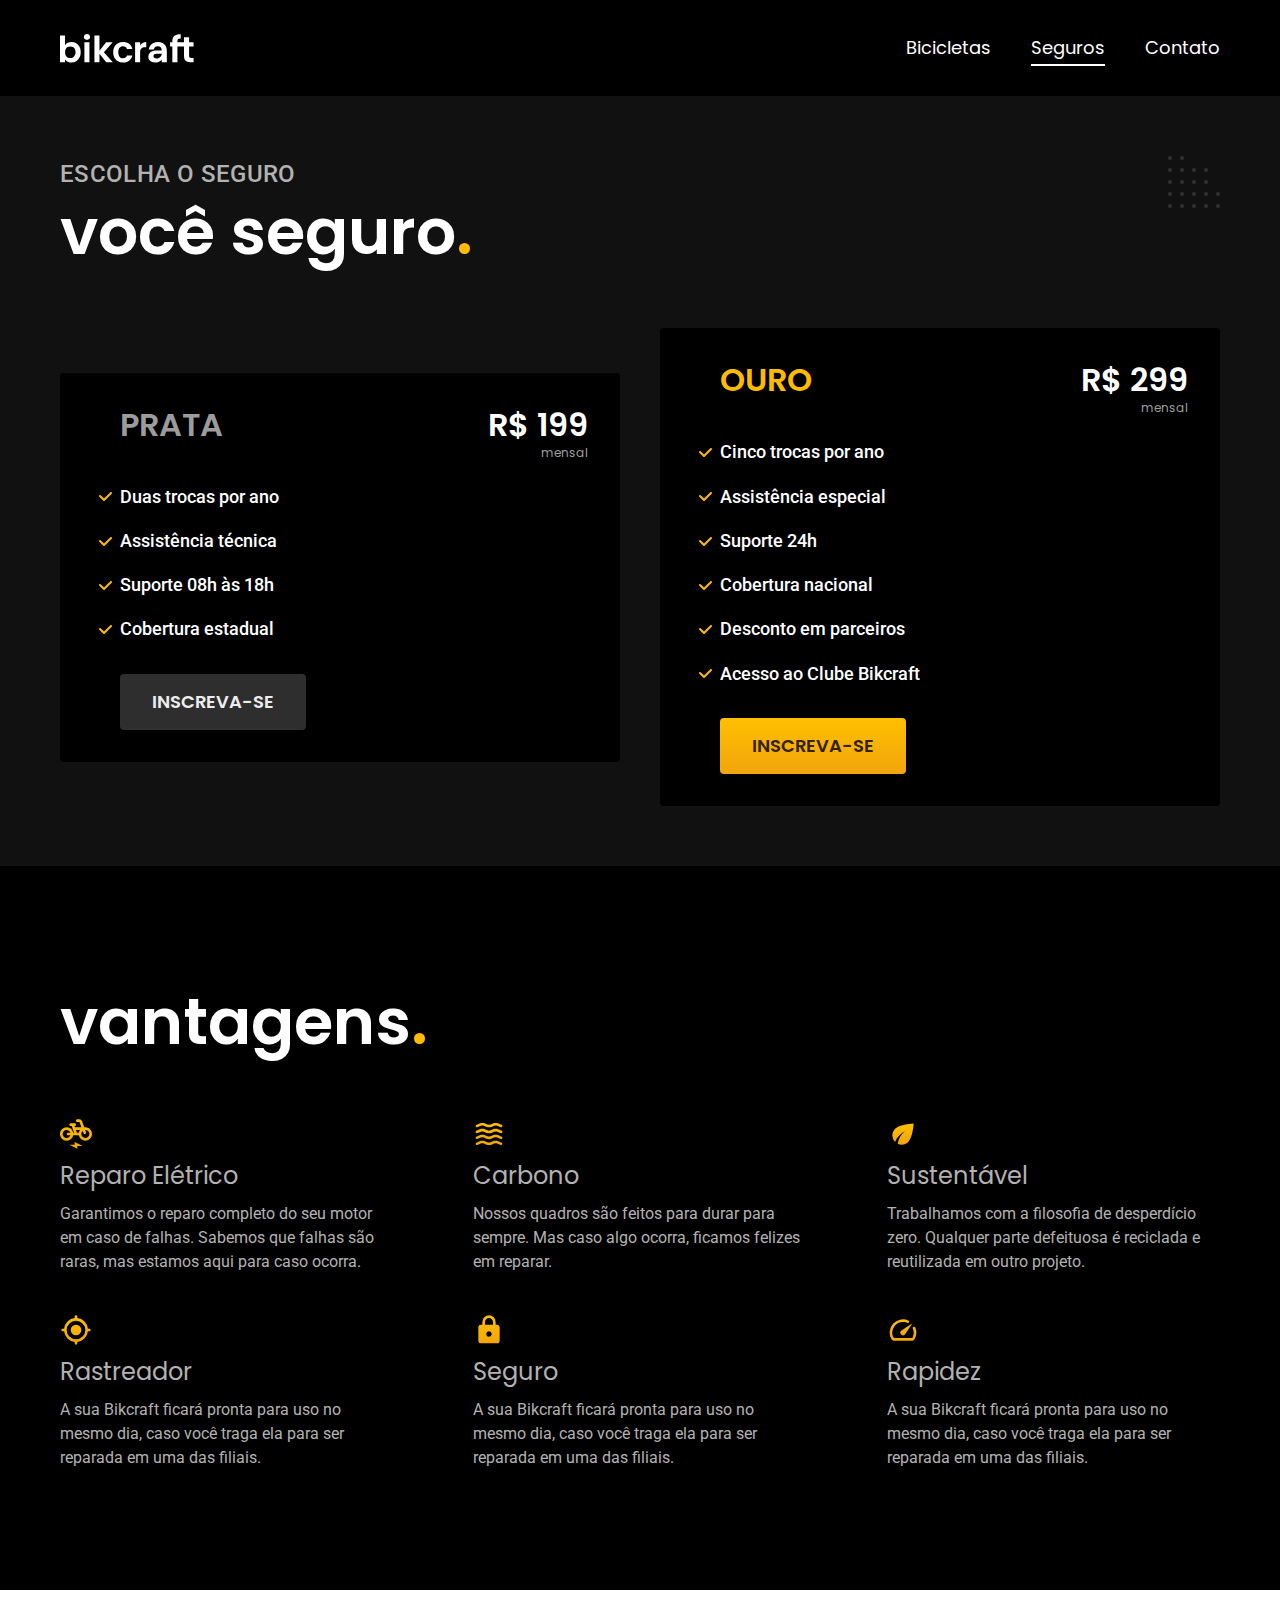
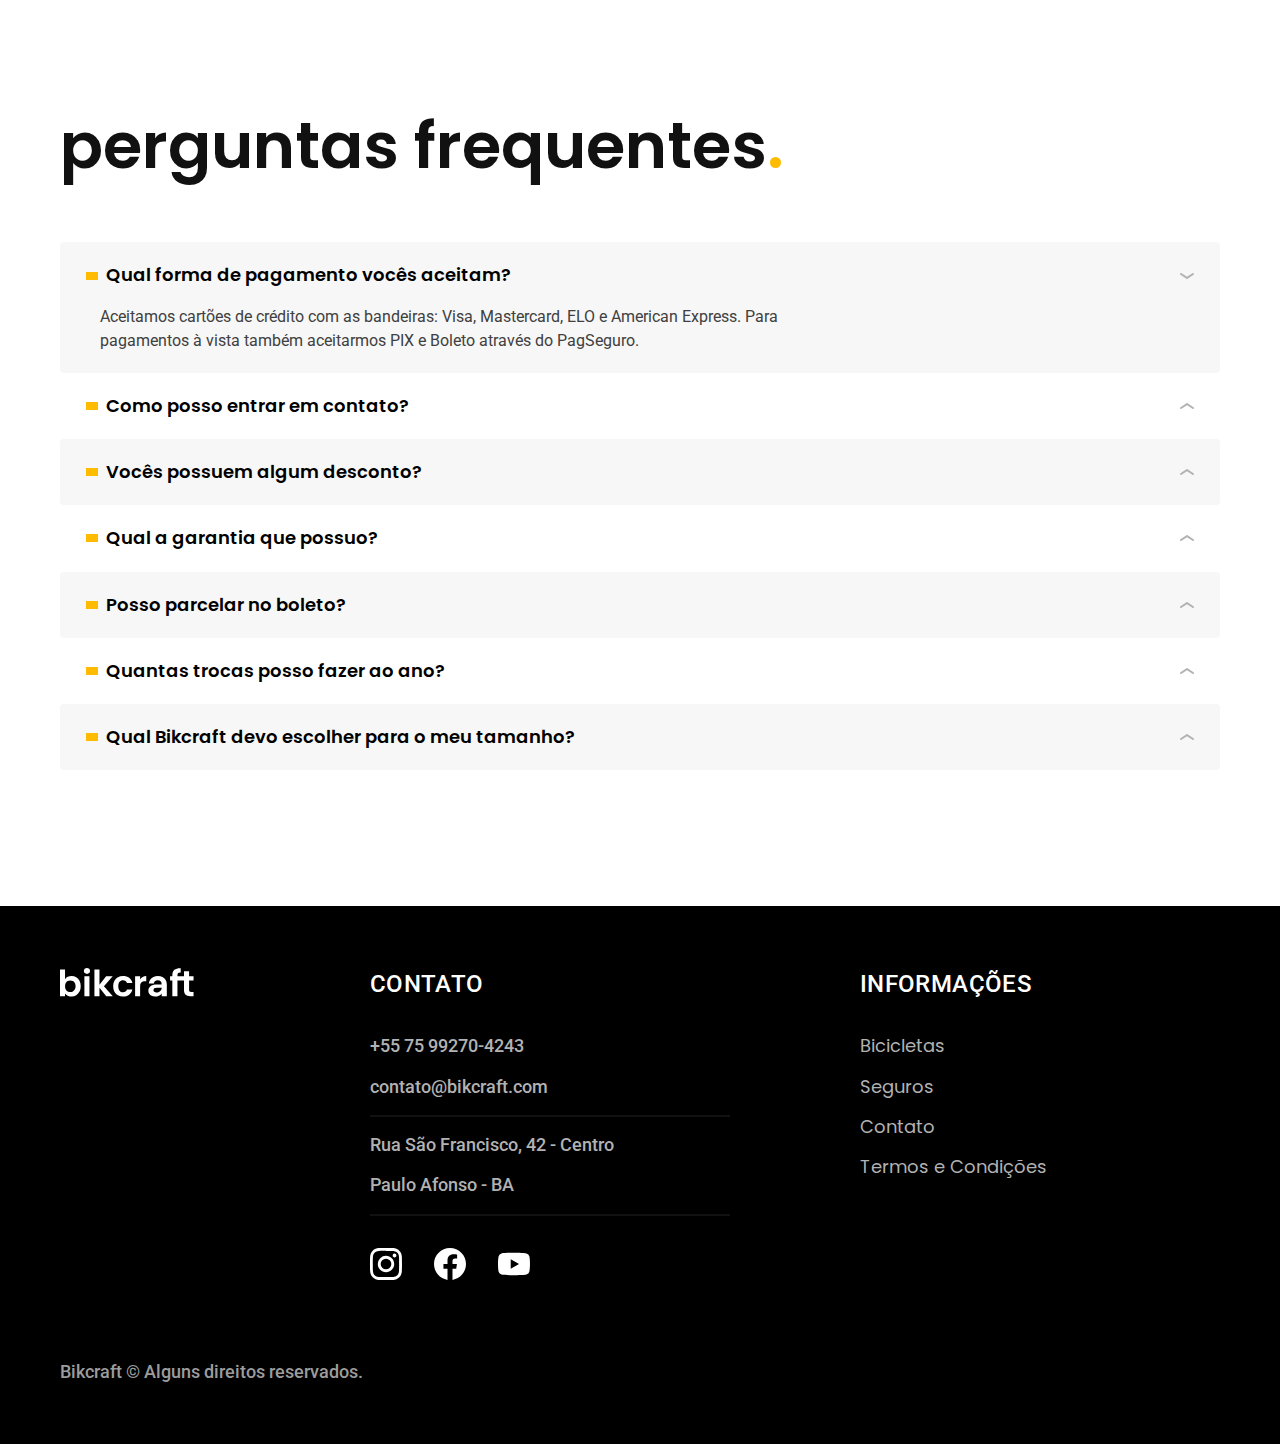
<file: seguros.html>
<!DOCTYPE html>
<html lang="pt-br">

<head>
  <meta charset="UTF-8">
  <meta name="viewport" content="width=device-width, initial-scale=1.0">

  <title>Seguros | Bikcraft</title>
  <meta name="description" content="Seguros">

  <link rel="icon" href="./favicon.svg" type="image/svg+xml">
  <link rel="preload" href="./css/style.css" as="style">
  <link rel="stylesheet" href="./css/style.css">
  <script>document.documentElement.classList.add('js');</script>

  <!-- FONTES - Tipografia -->
  <link rel="preconnect" href="https://fonts.googleapis.com">
  <link rel="preconnect" href="https://fonts.gstatic.com" crossorigin>
  <link href="https://fonts.googleapis.com/css2?family=Merriweather:ital,wght@1,900&family=Poppins:wght@400;600&family=Roboto:wght@400;500&display=swap" rel="stylesheet">

</head>

<body id="seguros">
  <header class="header-bg">
    <div class="header container">
      <a href="./">
        <img src="./img/bikcraft.svg" alt="Bikcraft">
      </a>

      <nav aria-label="primaria">
        <ul class="header-menu font-1-m cor-0">
          <li><a href="./bicicletas.html">Bicicletas</a></li>
          <li><a href="./seguros.html">Seguros</a></li>
          <li><a href="./contato.html">Contato</a></li>
        </ul>
      </nav>
    </div>
  </header>

  <main class="seguros-bg">
    <div class="titulo-bg">
      <div class="titulo container">
        <p class="font-2-l-b cor-5">Escolha o seguro</p>
        <h1 class="font-1-xxl cor-0">você seguro<span class="cor-p1">.</span></h1>
      </div>
    </div>

    <div class="seguros container">

      <div class="seguros-item fadeInLeft" data-anime="200">
        <h3 class="font-1-xl cor-6">PRATA</h3>
        <span class="font-1-xl cor-0">R$ 199 <span class="font-1-xs cor-6">mensal</span></span>
        <ul class="font-2-m cor-0">
          <li>Duas trocas por ano</li>
          <li>Assistência técnica</li>
          <li>Suporte 08h às 18h</li>
          <li>Cobertura estadual</li>
        </ul>
        <a class="botao secundario" href="./orcamento.html?tipo=seguro&produto=prata">Inscreva-se</a>
      </div>

      <div class="seguros-item fadeInRight" data-anime="400">
        <h3 class="font-1-xl cor-p1">OURO</h3>
        <span class="font-1-xl cor-0">R$ 299 <span class="font-1-xs cor-6">mensal</span></span>
        <ul class="font-2-m cor-0">
          <li>Cinco trocas por ano</li>
          <li>Assistência especial</li>
          <li>Suporte 24h</li>
          <li>Cobertura nacional</li>
          <li>Desconto em parceiros</li>
          <li>Acesso ao Clube Bikcraft</li>
        </ul>
        <a class="botao" href="./orcamento.html?tipo=seguro&produto=ouro">Inscreva-se</a>
      </div>
    </div>
  </main>

  <article class="vantagens-bg">
    <div class="vantagens container">
      <h2 class="font-1-xxl cor-0">vantagens<span class="cor-p1">.</span></h2>
      <ul>
        <li>
          <img src="img/icones/eletrica.svg" alt="">
          <h3 class="font-1-l cor-5">Reparo Elétrico</h3>
          <p class="font-2-s cor-5">Garantimos o reparo completo do seu motor em caso de falhas. Sabemos que falhas são raras, mas estamos aqui para caso ocorra.</p>
        </li>

        <li>
          <img src="img/icones/carbono.svg" alt="">
          <h3 class="font-1-l cor-5">Carbono</h3>
          <p class="font-2-s cor-5">Nossos quadros são feitos para durar para sempre. Mas caso algo ocorra, ficamos felizes em reparar.</p>
        </li>

        <li>
          <img src="img/icones/sustentavel.svg" alt="">
          <h3 class="font-1-l cor-5">Sustentável</h3>
          <p class="font-2-s cor-5">Trabalhamos com a filosofia de desperdício zero. Qualquer parte defeituosa é reciclada e reutilizada em outro projeto.</p>
        </li>

        <li>
          <img src="img/icones/rastreador.svg" alt="">
          <h3 class="font-1-l cor-5">Rastreador</h3>
          <p class="font-2-s cor-5">A sua Bikcraft ficará pronta para uso no mesmo dia, caso você traga ela para ser reparada em uma das filiais.</p>
        </li>

        <li>
          <img src="img/icones/seguro.svg" alt="">
          <h3 class="font-1-l cor-5">Seguro</h3>
          <p class="font-2-s cor-5">A sua Bikcraft ficará pronta para uso no mesmo dia, caso você traga ela para ser reparada em uma das filiais.</p>
        </li>

        <li>
          <img src="img/icones/velocidade.svg" alt="">
          <h3 class="font-1-l cor-5">Rapidez</h3>
          <p class="font-2-s cor-5">A sua Bikcraft ficará pronta para uso no mesmo dia, caso você traga ela para ser reparada em uma das filiais.</p>
        </li>
      </ul>
    </div>
  </article>

  <article class="perguntas container">
    <h2 class="font-1-xxl">perguntas frequentes<span class="cor-p1">.</span></h2>

    <dl>
      <div>
        <dt><button class="font-1-m-b" aria-controls="pergunta1" aria-expanded="true">Qual forma de pagamento vocês aceitam?</button></dt>
        <dd id="pergunta1" class="font-2-s cor-9 ativa">Aceitamos cartões de crédito com as bandeiras: Visa, Mastercard, ELO e American Express. Para pagamentos à vista também aceitarmos PIX e Boleto através do PagSeguro.</dd>
      </div>

      <div>
        <dt><button class="font-1-m-b" aria-controls="pergunta2" aria-expanded="false">Como posso entrar em contato?</button></dt>
        <dd id="pergunta2" class="font-2-s cor-9">Aceitamos cartões de crédito com as bandeiras: Visa, Mastercard, ELO e American Express. Para pagamentos à vista também aceitarmos PIX e Boleto através do PagSeguro.</dd>
      </div>

      <div>
        <dt><button class="font-1-m-b" aria-controls="pergunta3" aria-expanded="false">Vocês possuem algum desconto?</button></dt>
        <dd id="pergunta3" class="font-2-s cor-9">Aceitamos cartões de crédito com as bandeiras: Visa, Mastercard, ELO e American Express. Para pagamentos à vista também aceitarmos PIX e Boleto através do PagSeguro.</dd>
      </div>

      <div>
        <dt><button class="font-1-m-b" aria-controls="pergunta4" aria-expanded="false">Qual a garantia que possuo?</button></dt>
        <dd id="pergunta4" class="font-2-s cor-9">Aceitamos cartões de crédito com as bandeiras: Visa, Mastercard, ELO e American Express. Para pagamentos à vista também aceitarmos PIX e Boleto através do PagSeguro.</dd>
      </div>

      <div>
        <dt><button class="font-1-m-b" aria-controls="pergunta5" aria-expanded="false">Posso parcelar no boleto?</button></dt>
        <dd id="pergunta5" class="font-2-s cor-9">Aceitamos cartões de crédito com as bandeiras: Visa, Mastercard, ELO e American Express. Para pagamentos à vista também aceitarmos PIX e Boleto através do PagSeguro.</dd>
      </div>

      <div>
        <dt><button class="font-1-m-b" aria-controls="pergunta6" aria-expanded="false">Quantas trocas posso fazer ao ano?</button></dt>
        <dd id="pergunta6" class="font-2-s cor-9">Aceitamos cartões de crédito com as bandeiras: Visa, Mastercard, ELO e American Express. Para pagamentos à vista também aceitarmos PIX e Boleto através do PagSeguro.</dd>
      </div>

      <div>
        <dt><button class="font-1-m-b" aria-controls="pergunta7" aria-expanded="false">Qual Bikcraft devo escolher para o meu tamanho?</button></dt>
        <dd id="pergunta7" class="font-2-s cor-9">Aceitamos cartões de crédito com as bandeiras: Visa, Mastercard, ELO e American Express. Para pagamentos à vista também aceitarmos PIX e Boleto através do PagSeguro.</dd>
      </div>
    </dl>
  </article>

  <footer class="footer-bg">
    <div class="footer container">
      <img src="img/bikcraft.svg" alt="Bikcraft">
      <div class="footer-contato">
        <h3 class="font-2-l-b cor-0">Contato</h3>
        <ul class="font-2-m cor-5">
          <li><a href="tel:+5575992704243">+55 75 99270-4243</a></li>
          <li><a href="mailto:contato@bikcraft.com">contato@bikcraft.com</a></li>
          <li>Rua São Francisco, 42 - Centro</li>
          <li>Paulo Afonso - BA</li>
        </ul>

        <div class="footer-redes">
          <a href="./">
            <img src="./img/redes/instagram.svg" alt="Instagram">
          </a>
          <a href="./">
            <img src="./img/redes/facebook.svg" alt="Facebook">
          </a>
          <a href="./">
            <img src="./img/redes/youtube.svg" alt="YouTube">
          </a>
        </div>
      </div>
      <div class="footer-informacoes">
        <h3 class="font-2-l-b cor-0">Informações</h3>
        <nav>
          <ul class="font-1-m cor-5">
            <li><a href="./bicicletas.html">Bicicletas</a></li>
            <li><a href="./seguros.html">Seguros</a></li>
            <li><a href="./contato.html">Contato</a></li>
            <li><a href="./termos.html">Termos e Condições</a></li>
          </ul>
        </nav>
      </div>
      <p class="footer-copy font-2-m cor-6">Bikcraft © Alguns direitos reservados.</p>
    </div>

  </footer>

  <script src="./js/plugins/simple-anime.js"></script>
  <script src="./js/script.js"></script>
</body>

</html>
</file>
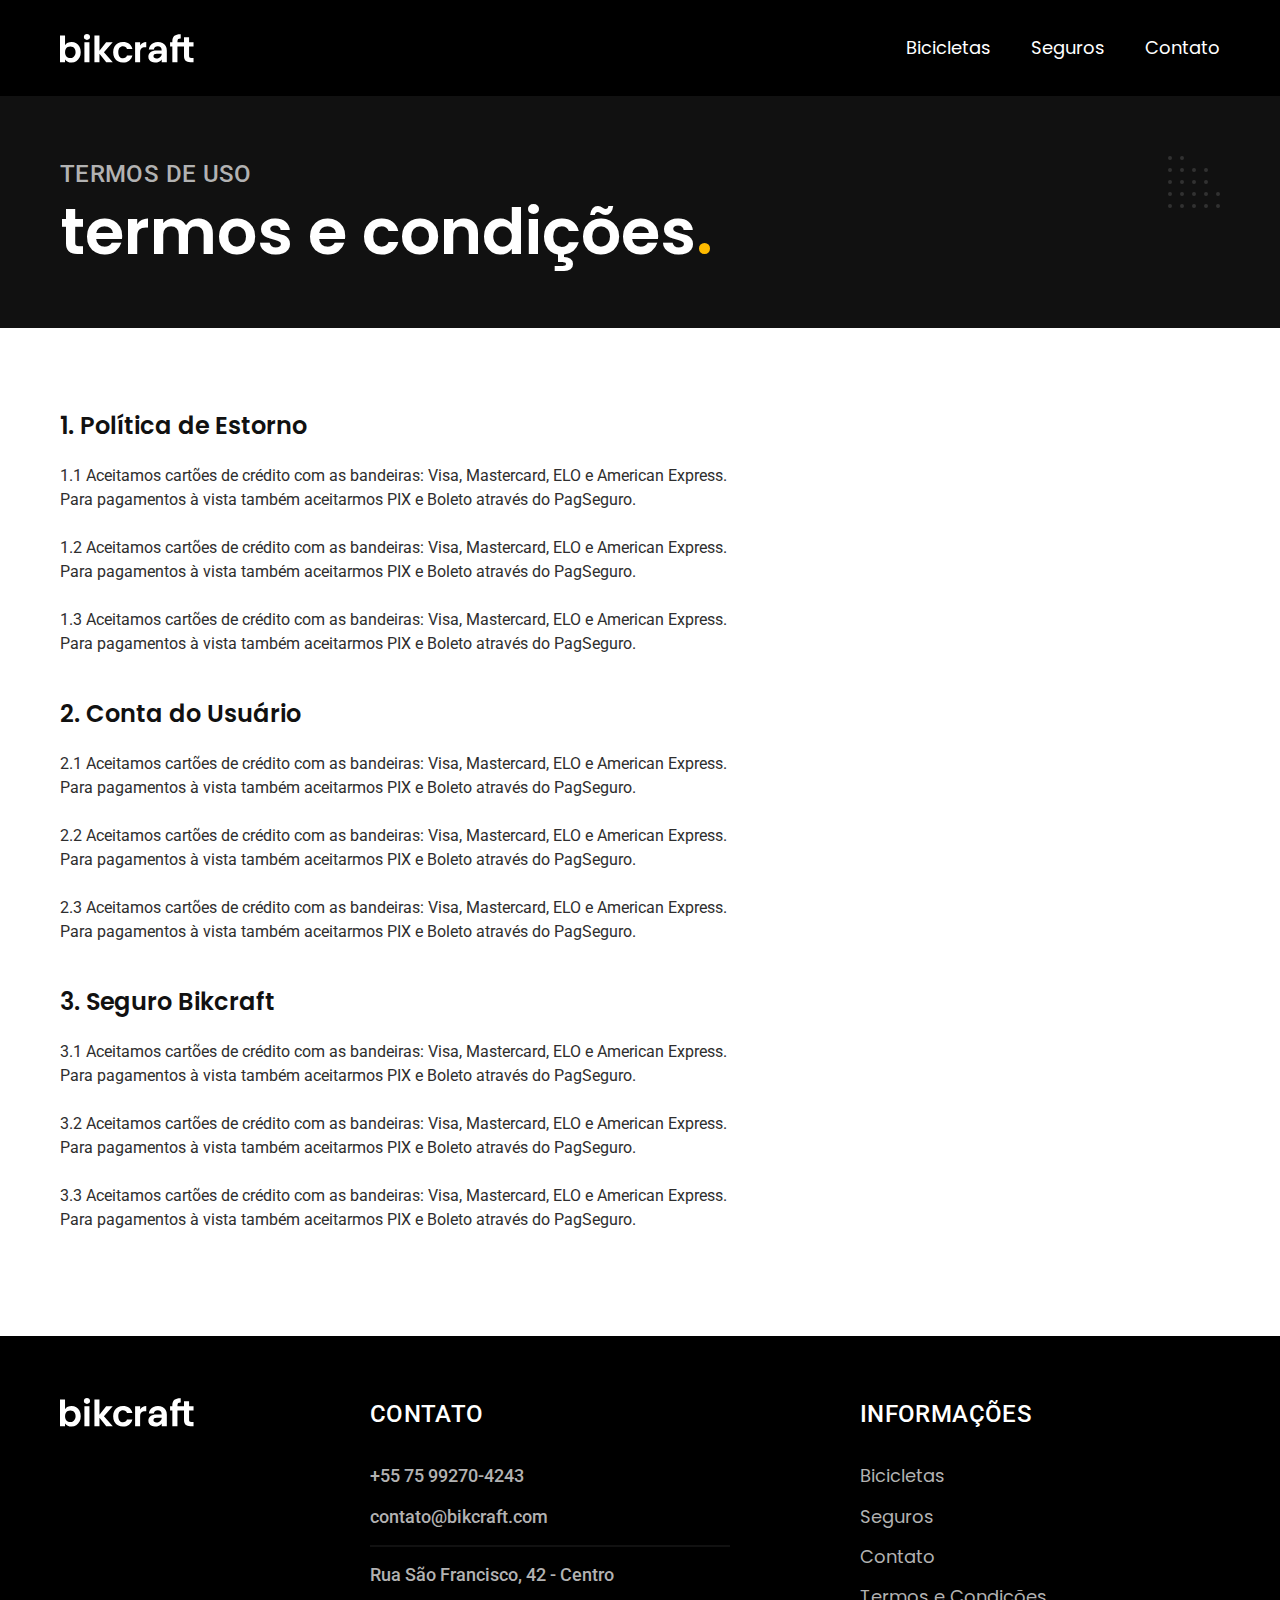
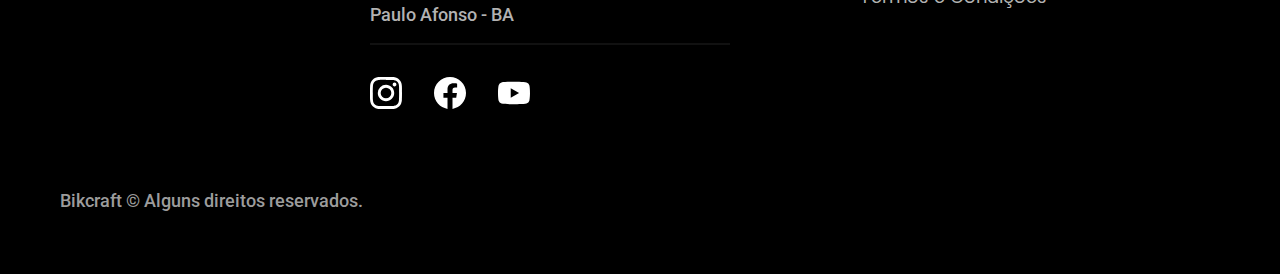
<file: termos.html>
<!DOCTYPE html>
<html lang="pt-br">

<head>
  <meta charset="UTF-8">
  <meta name="viewport" content="width=device-width, initial-scale=1.0">

  <title>Termos e Condições | Bikcraft</title>
  <meta name="description" content="Termos e Condições.">

  <link rel="icon" href="./favicon.svg" type="image/svg+xml">
  <link rel="preload" href="./css/style.css" as="style">
  <link rel="stylesheet" href="./css/style.css">
  <script>document.documentElement.classList.add('js');</script>

  <!-- FONTES - Tipografia -->
  <link rel="preconnect" href="https://fonts.googleapis.com">
  <link rel="preconnect" href="https://fonts.gstatic.com" crossorigin>
  <link href="https://fonts.googleapis.com/css2?family=Merriweather:ital,wght@1,900&family=Poppins:wght@400;600&family=Roboto:wght@400;500&display=swap" rel="stylesheet">

</head>

<body id="termos">
  <header class="header-bg">
    <div class="header container">
      <a href="./">
        <img src="./img/bikcraft.svg" alt="Bikcraft">
      </a>

      <nav aria-label="primaria">
        <ul class="header-menu font-1-m cor-0">
          <li><a href="./bicicletas.html">Bicicletas</a></li>
          <li><a href="./seguros.html">Seguros</a></li>
          <li><a href="./contato.html">Contato</a></li>
        </ul>
      </nav>
    </div>
  </header>

  <main>
    <div class="titulo-bg">
      <div class="titulo container">
        <p class="font-2-l-b cor-5">Termos de uso</p>
        <h1 class="font-1-xxl cor-0">termos e condições<span class="cor-p1">.</span></h1>
      </div>
    </div>

    <div class="termos font-2-s cor-10 container">
      <h2 class="font-1-l cor-11">1. Política de Estorno</h2>
      <p>1.1 Aceitamos cartões de crédito com as bandeiras: Visa, Mastercard, ELO e American Express. Para pagamentos à vista também aceitarmos PIX e Boleto através do PagSeguro.</p>
      <p>1.2 Aceitamos cartões de crédito com as bandeiras: Visa, Mastercard, ELO e American Express. Para pagamentos à vista também aceitarmos PIX e Boleto através do PagSeguro.</p>
      <p>1.3 Aceitamos cartões de crédito com as bandeiras: Visa, Mastercard, ELO e American Express. Para pagamentos à vista também aceitarmos PIX e Boleto através do PagSeguro.</p>

      <h2 class="font-1-l cor-11">2. Conta do Usuário</h2>
      <p>2.1 Aceitamos cartões de crédito com as bandeiras: Visa, Mastercard, ELO e American Express. Para pagamentos à vista também aceitarmos PIX e Boleto através do PagSeguro.</p>
      <p>2.2 Aceitamos cartões de crédito com as bandeiras: Visa, Mastercard, ELO e American Express. Para pagamentos à vista também aceitarmos PIX e Boleto através do PagSeguro.</p>
      <p>2.3 Aceitamos cartões de crédito com as bandeiras: Visa, Mastercard, ELO e American Express. Para pagamentos à vista também aceitarmos PIX e Boleto através do PagSeguro.</p>

      <h2 class="font-1-l cor-11">3. Seguro Bikcraft</h2>
      <p>3.1 Aceitamos cartões de crédito com as bandeiras: Visa, Mastercard, ELO e American Express. Para pagamentos à vista também aceitarmos PIX e Boleto através do PagSeguro.</p>
      <p>3.2 Aceitamos cartões de crédito com as bandeiras: Visa, Mastercard, ELO e American Express. Para pagamentos à vista também aceitarmos PIX e Boleto através do PagSeguro.</p>
      <p>3.3 Aceitamos cartões de crédito com as bandeiras: Visa, Mastercard, ELO e American Express. Para pagamentos à vista também aceitarmos PIX e Boleto através do PagSeguro.</p>

    </div>

  </main>

  <footer class="footer-bg">
    <div class="footer container">
      <img src="img/bikcraft.svg" alt="Bikcraft">
      <div class="footer-contato">
        <h3 class="font-2-l-b cor-0">Contato</h3>
        <ul class="font-2-m cor-5">
          <li><a href="tel:+5575992704243">+55 75 99270-4243</a></li>
          <li><a href="mailto:contato@bikcraft.com">contato@bikcraft.com</a></li>
          <li>Rua São Francisco, 42 - Centro</li>
          <li>Paulo Afonso - BA</li>
        </ul>

        <div class="footer-redes">
          <a href="./">
            <img src="./img/redes/instagram.svg" alt="Instagram">
          </a>
          <a href="./">
            <img src="./img/redes/facebook.svg" alt="Facebook">
          </a>
          <a href="./">
            <img src="./img/redes/youtube.svg" alt="YouTube">
          </a>
        </div>
      </div>
      <div class="footer-informacoes">
        <h3 class="font-2-l-b cor-0">Informações</h3>
        <nav>
          <ul class="font-1-m cor-5">
            <li><a href="./bicicletas.html">Bicicletas</a></li>
            <li><a href="./seguros.html">Seguros</a></li>
            <li><a href="./contato.html">Contato</a></li>
            <li><a href="./termos.html">Termos e Condições</a></li>
          </ul>
        </nav>
      </div>
      <p class="footer-copy font-2-m cor-6">Bikcraft © Alguns direitos reservados.</p>
    </div>

  </footer>

  <script src="./js/script.js"></script>
</body>

</html>
</file>
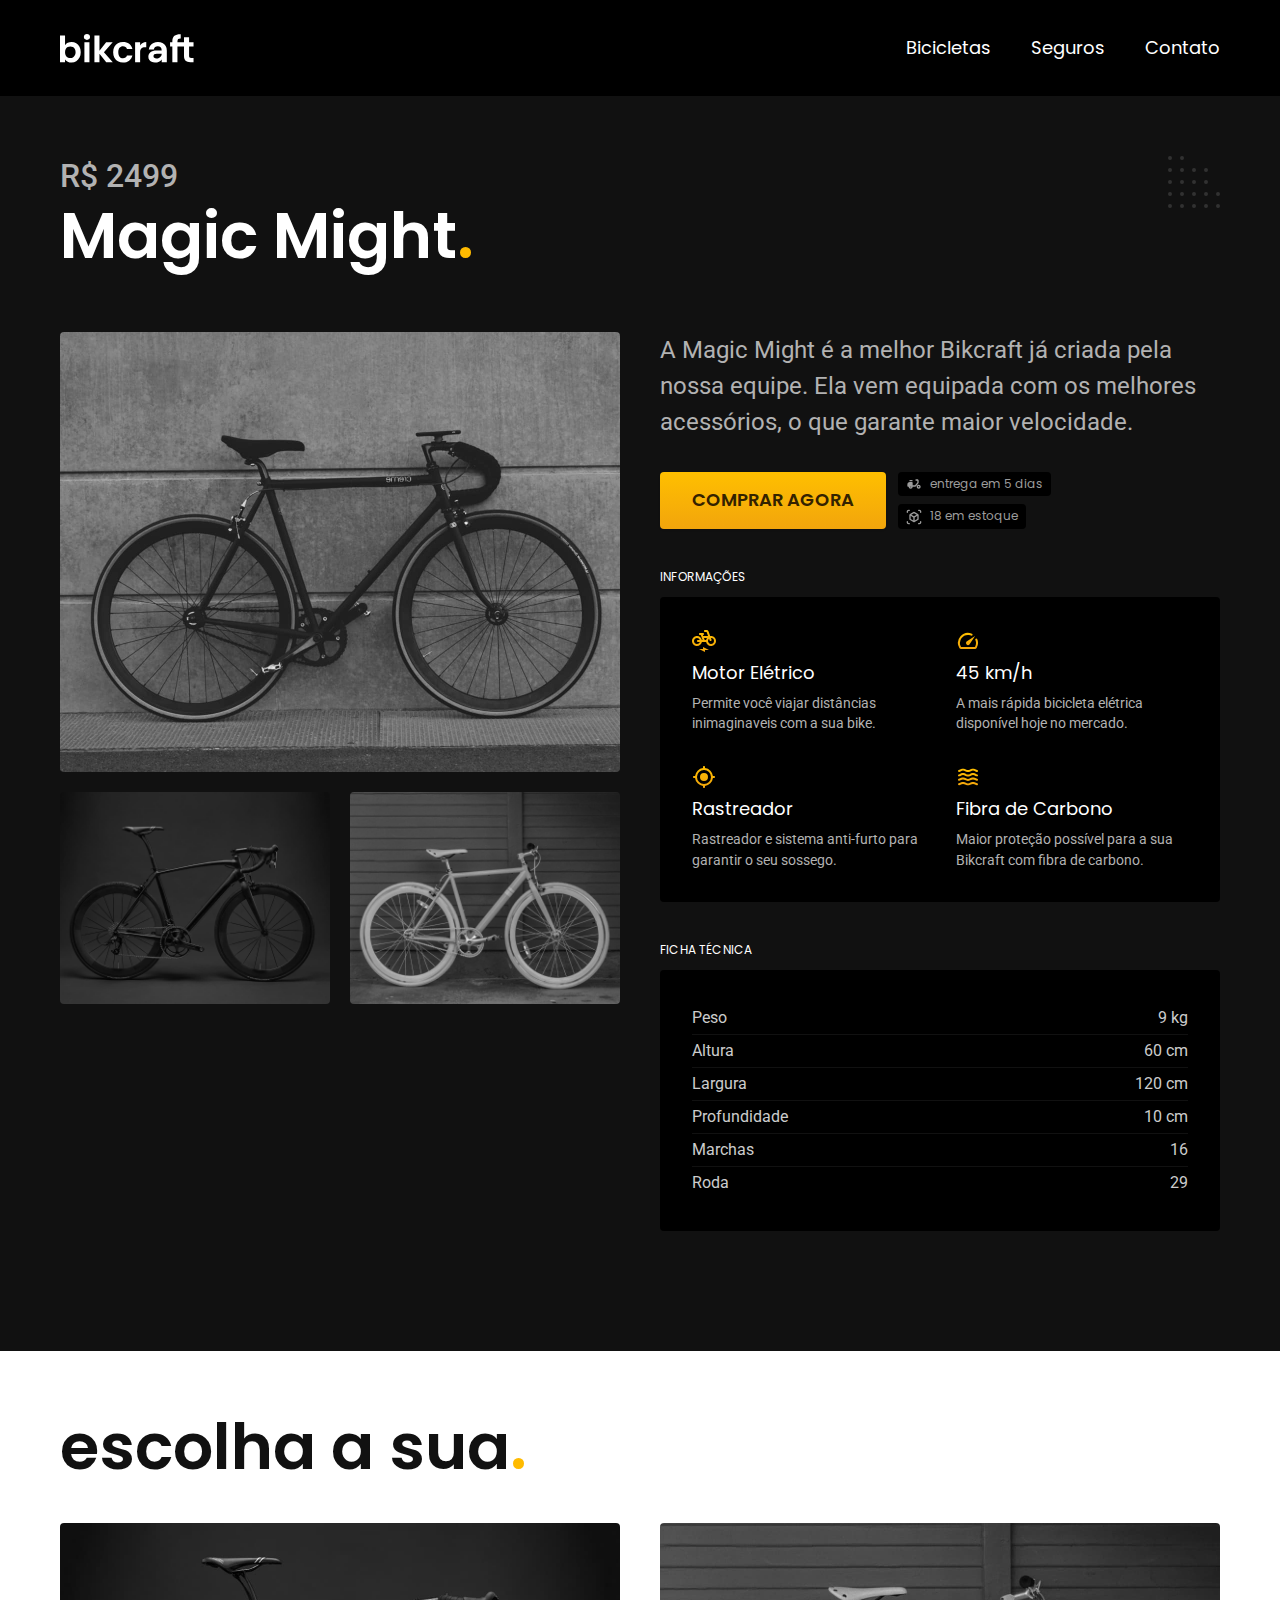
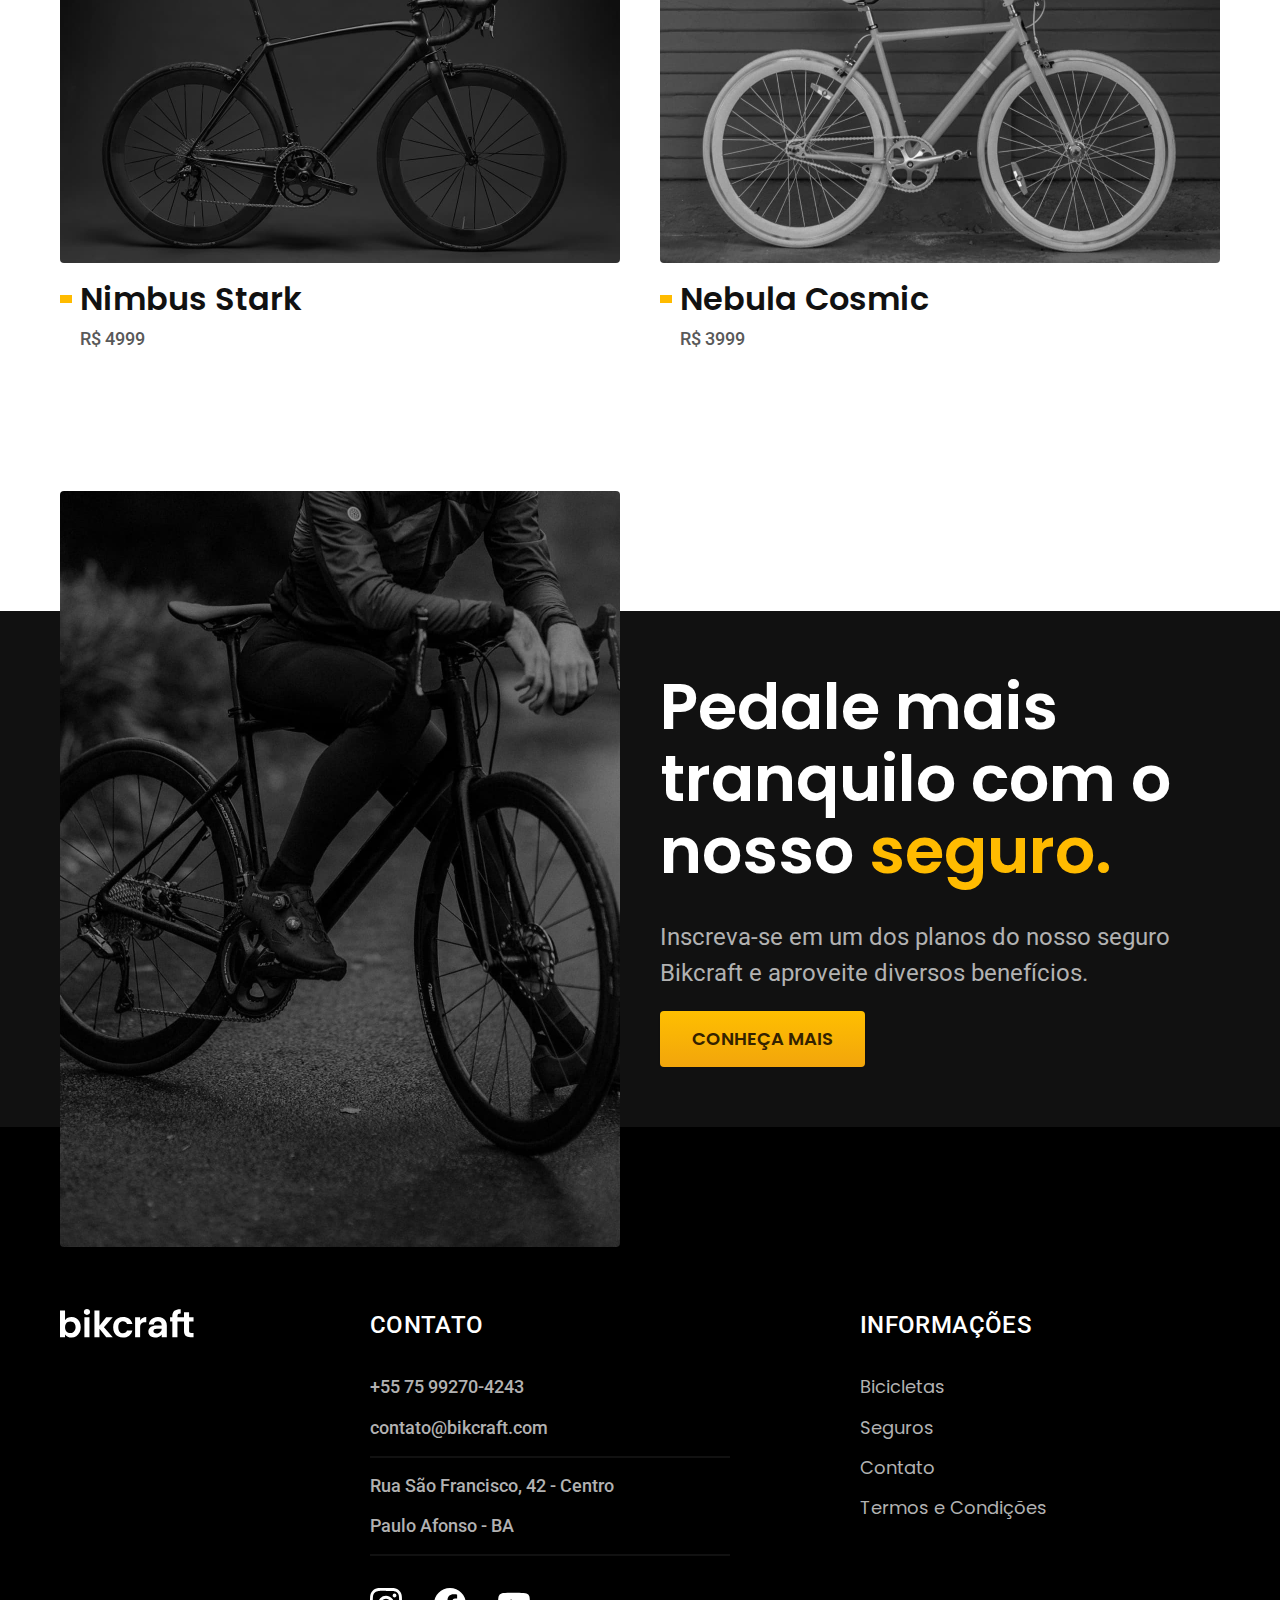
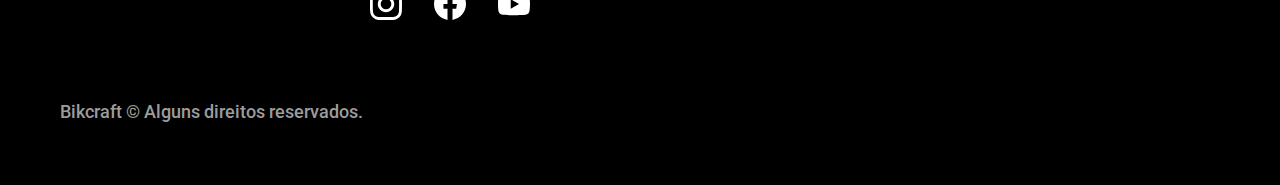
<file: bicicletas/magic.html>
<!DOCTYPE html>
<html lang="pt-br">

<head>
  <meta charset="UTF-8">
  <meta name="viewport" content="width=device-width, initial-scale=1.0">

  <title>Magic | Bikcraft</title>
  <meta name="description" content="Termos e Condições.">

  <link rel="icon" href="../favicon.svg" type="image/svg+xml">
  <link rel="stylesheet" href="../css/style.css">
  <script>document.documentElement.classList.add('js');</script>

  <!-- FONTES - Tipografia -->
  <link rel="preconnect" href="https://fonts.googleapis.com">
  <link rel="preconnect" href="https://fonts.gstatic.com" crossorigin>
  <link href="https://fonts.googleapis.com/css2?family=Merriweather:ital,wght@1,900&family=Poppins:wght@400;600&family=Roboto:wght@400;500&display=swap" rel="stylesheet">

</head>

<body id="bicicleta">
  <header class="header-bg">
    <div class="header container">
      <a href="../">
        <img src="../img/bikcraft.svg" alt="Bikcraft">
      </a>

      <nav aria-label="primaria">
        <ul class="header-menu font-1-m cor-0">
          <li><a href="../bicicletas.html">Bicicletas</a></li>
          <li><a href="../seguros.html">Seguros</a></li>
          <li><a href="../contato.html">Contato</a></li>
        </ul>
      </nav>
    </div>
  </header>

  <main class="titulo-bg">
    <div>
      <div class="titulo container">
        <p class="font-2-xl cor-5">R$ 2499</p>
        <h1 class="font-1-xxl cor-0">Magic Might<span class="cor-p1">.</span></h1>
      </div>
    </div>

    <div class="bicicleta container">
      <div class="bicicleta-imagens">
        <img src="../img/bicicleta/nimbus2.jpg" alt="Bicicleta 2">
        <img src="../img/bicicleta/nimbus1.jpg" alt="Bicicleta 1">
        <img src="../img/bicicleta/nimbus3.jpg" alt="Bicicleta 3">
      </div>

      <div class="bicicleta-conteudo">
        <p class="font-2-l cor-5">A Magic Might é a melhor Bikcraft já criada pela nossa equipe. Ela vem equipada com os melhores acessórios, o que garante maior velocidade.</p>
        <div class="bicicleta-comprar">
          <a class="botao" href="../orcamento.html?tipo=bikcraft&produto=magic">Comprar Agora</a>
          <span class="font-1-xs cor-6"><img src="../img/icones/entrega.svg" alt=""> entrega em 5 dias</span>
          <span class="font-1-xs cor-6"><img src="../img/icones/estoque.svg" alt=""> 18 em estoque</span>
        </div>

        <h2 class="font-1-xs cor-0">Informações</h2>
        <ul class="bicicleta-informacoes">
          <li>
            <img src="../img/icones/eletrica.svg" alt="">
            <h3 class="font-1-m cor-0">Motor Elétrico</h3>
            <p class="font-2-xs cor-5">Permite você viajar distâncias inimaginaveis com a sua bike.</p>
          </li>
          <li>
            <img src="../img/icones/velocidade.svg" alt="">
            <h3 class="font-1-m cor-0">45 km/h</h3>
            <p class="font-2-xs cor-5">A mais rápida bicicleta elétrica disponível hoje no mercado.</p>
          </li>
          <li>
            <img src="../img/icones/rastreador.svg" alt="">
            <h3 class="font-1-m cor-0">Rastreador</h3>
            <p class="font-2-xs cor-5">Rastreador e sistema anti-furto para garantir o seu sossego.</p>
          </li>
          <li>
            <img src="../img/icones/carbono.svg" alt="">
            <h3 class="font-1-m cor-0">Fibra de Carbono</h3>
            <p class="font-2-xs cor-5">Maior proteção possível para a sua Bikcraft com fibra de carbono.</p>
          </li>
        </ul>
        <h2 class="font-1-xs cor-0">Ficha Técnica</h2>
        <ul class="bicicleta-ficha font-2-s cor-4">
          <li>Peso <span>9 kg</span></li>
          <li>Altura <span>60 cm</span></li>
          <li>Largura <span>120 cm</span></li>
          <li>Profundidade <span>10 cm</span></li>
          <li>Marchas <span>16</span></li>
          <li>Roda <span>29</span></li>
        </ul>
      </div>
    </div>
  </main>

  <article class="bicicletas-lista container">
    <h2 class="font-1-xxl">escolha a sua<span class="cor-p1">.</span></h2>

    <ul>
      <li>
        <a href="./nimbus.html">
          <img src="../img/bicicletas/nimbus.jpg" alt="Bicicleta preta">
          <h3 class="font-1-xl">Nimbus Stark</h3>
          <span class="font-2-m cor-8">R$ 4999</span>
        </a>
      </li>

      <li>
        <a href="./nebula.html">
          <img src="../img/bicicletas/nebula.jpg" alt="Bicicleta preta">
          <h3 class="font-1-xl">Nebula Cosmic</h3>
          <span class="font-2-m cor-8">R$ 3999</span>
        </a>
      </li>
    </ul>
  </article>

  <article class="seguro-bg">
    <div class="seguro container">
      <div class="seguro-imagem">
        <img src="../img/fotos/seguros.jpg" alt="Pessoa parada em cima de uma bicicleta.">
      </div>
      <div class="seguro-conteudo">
        <h2 class="font-1-xxl cor-0">Pedale mais tranquilo com o nosso <span class="cor-p1">seguro.</span></h2>
        <p class="font-2-l cor-5">Inscreva-se em um dos planos do nosso seguro Bikcraft e aproveite diversos benefícios.</p>
        <a class="botao" href="../seguros.html">Conheça Mais</a>
      </div>
    </div>
  </article>

  <footer class="footer-bg">
    <div class="footer container">
      <img src="../img/bikcraft.svg" alt="Bikcraft">
      <div class="footer-contato">
        <h3 class="font-2-l-b cor-0">Contato</h3>
        <ul class="font-2-m cor-5">
          <li><a href="tel:+5575992704243">+55 75 99270-4243</a></li>
          <li><a href="mailto:contato@bikcraft.com">contato@bikcraft.com</a></li>
          <li>Rua São Francisco, 42 - Centro</li>
          <li>Paulo Afonso - BA</li>
        </ul>

        <div class="footer-redes">
          <a href="../">
            <img src="../img/redes/instagram.svg" alt="Instagram">
          </a>
          <a href="./">
            <img src="../img/redes/facebook.svg" alt="Facebook">
          </a>
          <a href="./">
            <img src="../img/redes/youtube.svg" alt="YouTube">
          </a>
        </div>
      </div>
      <div class="footer-informacoes">
        <h3 class="font-2-l-b cor-0">Informações</h3>
        <nav>
          <ul class="font-1-m cor-5">
            <li><a href="../bicicletas.html">Bicicletas</a></li>
            <li><a href="../seguros.html">Seguros</a></li>
            <li><a href="../contato.html">Contato</a></li>
            <li><a href="../termos.html">Termos e Condições</a></li>
          </ul>
        </nav>
      </div>
      <p class="footer-copy font-2-m cor-6">Bikcraft © Alguns direitos reservados.</p>
    </div>

  </footer>

  <script src="../js/script.js"></script>
</body>

</html>
</file>
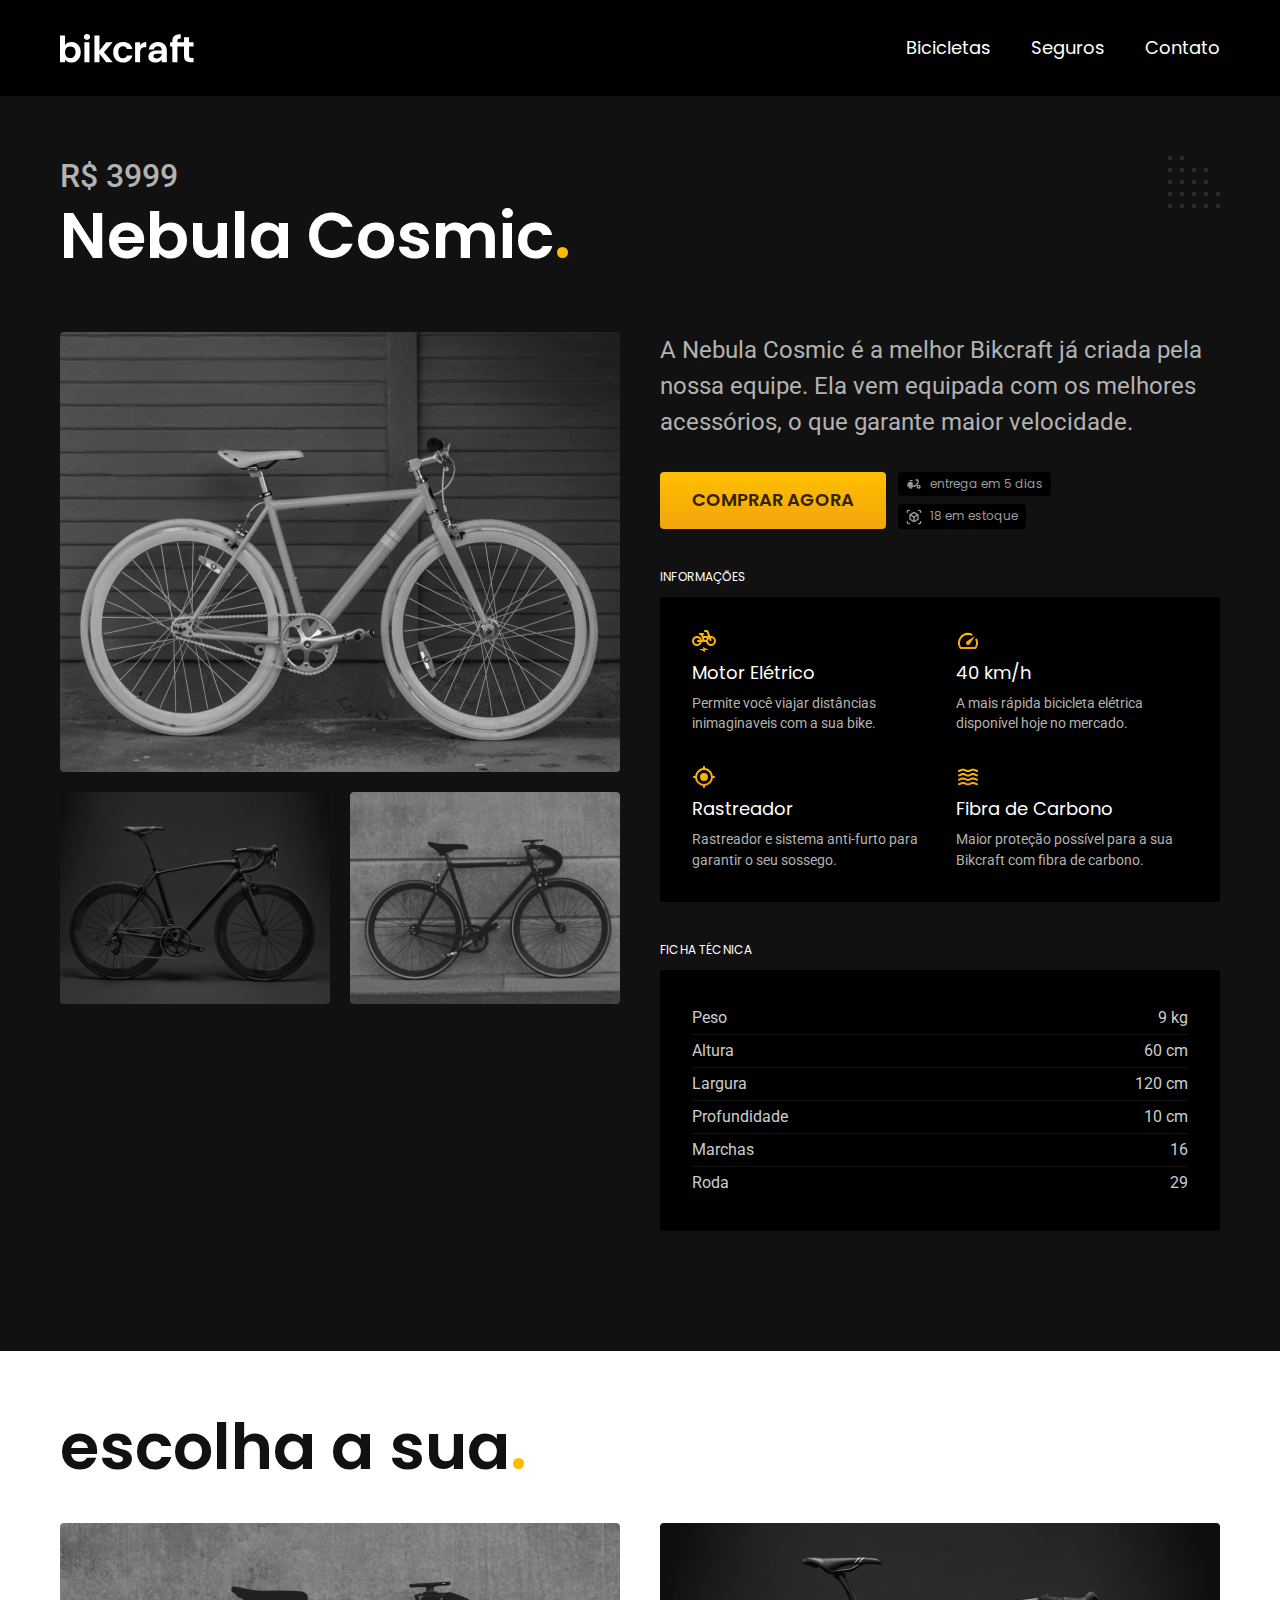
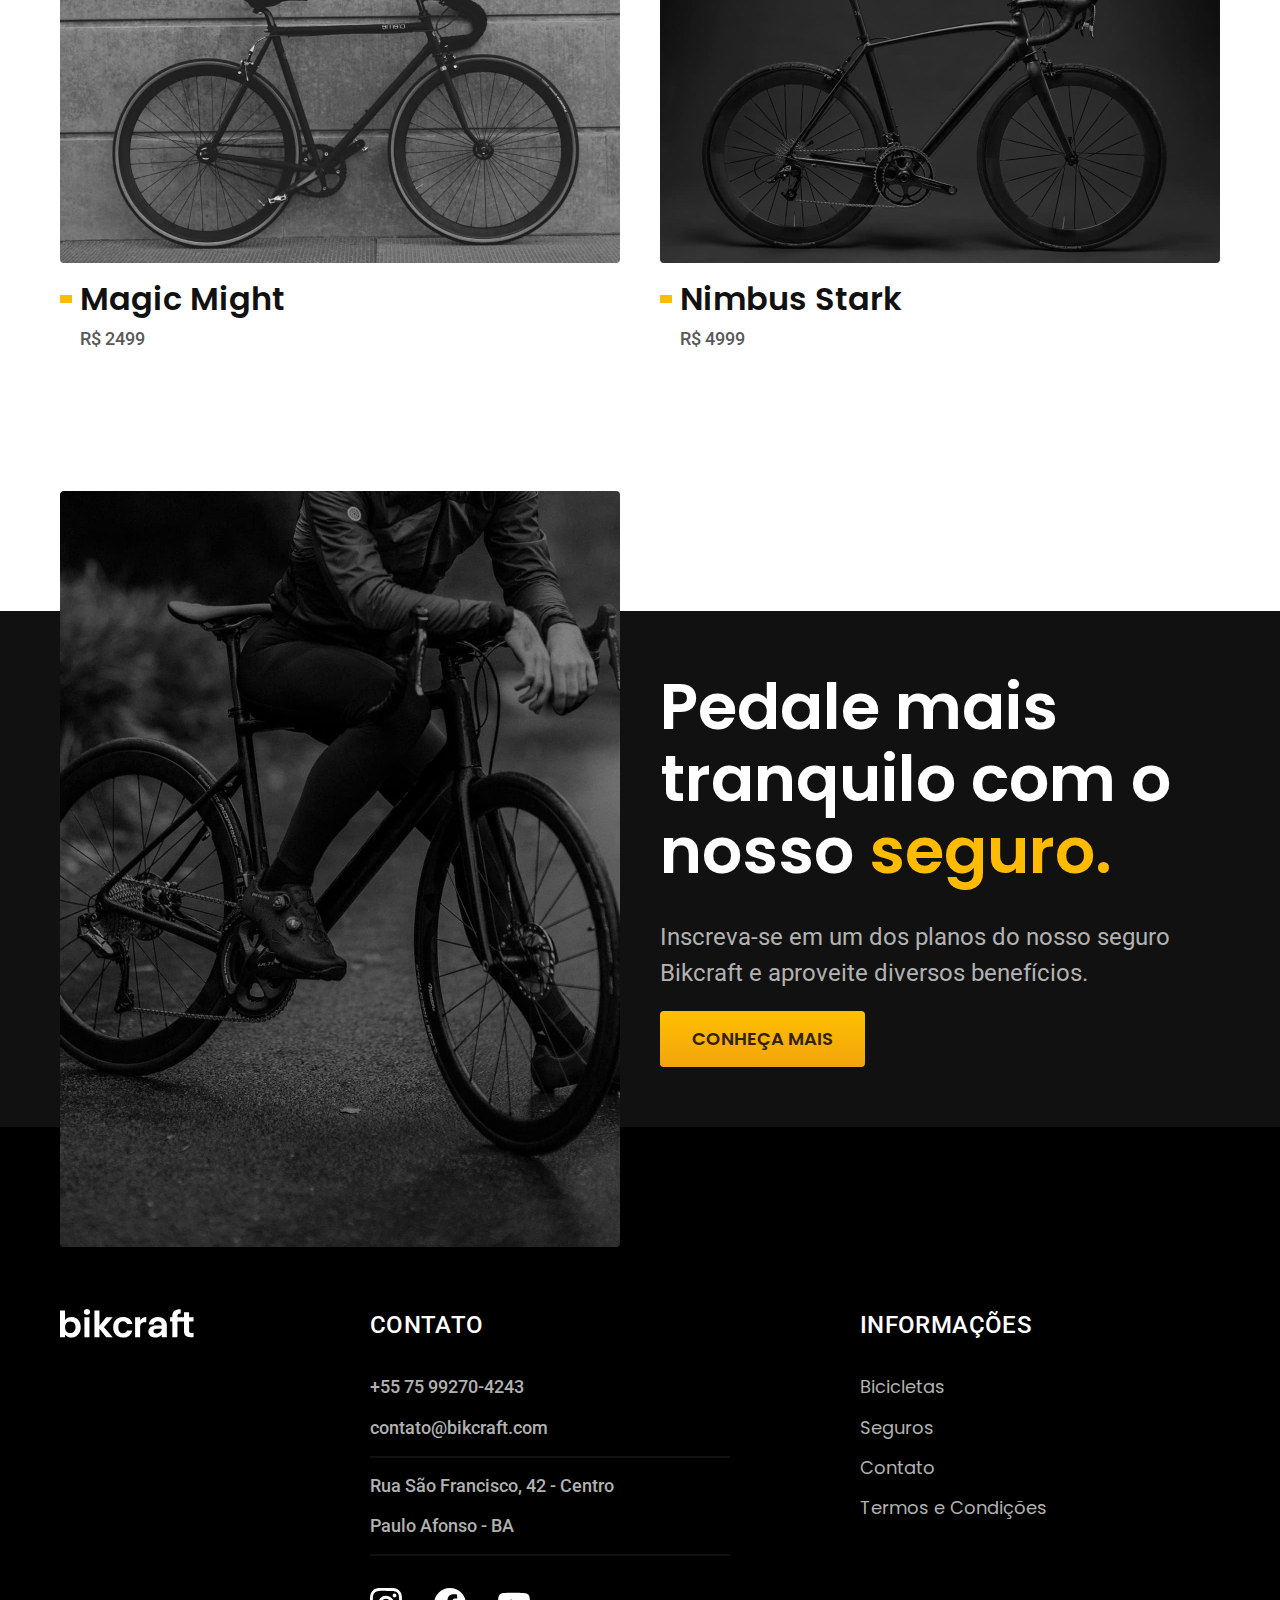
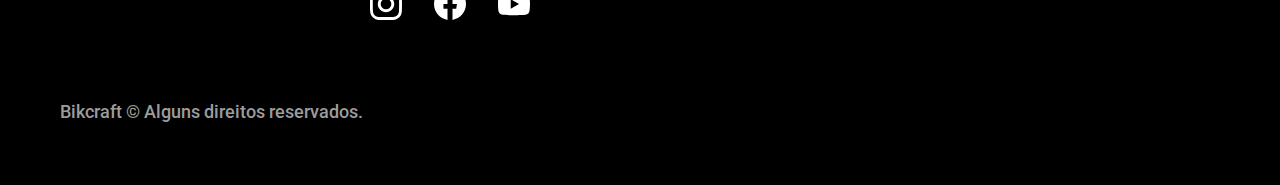
<file: bicicletas/nebula.html>
<!DOCTYPE html>
<html lang="pt-br">

<head>
  <meta charset="UTF-8">
  <meta name="viewport" content="width=device-width, initial-scale=1.0">

  <title>Nebula | Bikcraft</title>
  <meta name="description" content="Termos e Condições.">

  <link rel="icon" href="../favicon.svg" type="image/svg+xml">
  <link rel="stylesheet" href="../css/style.css">
  <script>document.documentElement.classList.add('js');</script>

  <!-- FONTES - Tipografia -->
  <link rel="preconnect" href="https://fonts.googleapis.com">
  <link rel="preconnect" href="https://fonts.gstatic.com" crossorigin>
  <link href="https://fonts.googleapis.com/css2?family=Merriweather:ital,wght@1,900&family=Poppins:wght@400;600&family=Roboto:wght@400;500&display=swap" rel="stylesheet">

</head>

<body id="bicicleta">
  <header class="header-bg">
    <div class="header container">
      <a href="../">
        <img src="../img/bikcraft.svg" alt="Bikcraft">
      </a>

      <nav aria-label="primaria">
        <ul class="header-menu font-1-m cor-0">
          <li><a href="../bicicletas.html">Bicicletas</a></li>
          <li><a href="../seguros.html">Seguros</a></li>
          <li><a href="../contato.html">Contato</a></li>
        </ul>
      </nav>
    </div>
  </header>

  <main class="titulo-bg">
    <div>
      <div class="titulo container">
        <p class="font-2-xl cor-5">R$ 3999</p>
        <h1 class="font-1-xxl cor-0">Nebula Cosmic<span class="cor-p1">.</span></h1>
      </div>
    </div>

    <div class="bicicleta container">
      <div class="bicicleta-imagens">
        <img src="../img/bicicleta/nimbus3.jpg" alt="Bicicleta 3">
        <img src="../img/bicicleta/nimbus1.jpg" alt="Bicicleta 1">
        <img src="../img/bicicleta/nimbus2.jpg" alt="Bicicleta 2">
      </div>

      <div class="bicicleta-conteudo">
        <p class="font-2-l cor-5">A Nebula Cosmic é a melhor Bikcraft já criada pela nossa equipe. Ela vem equipada com os melhores acessórios, o que garante maior velocidade.</p>
        <div class="bicicleta-comprar">
          <a class="botao" href="../orcamento.html?tipo=bikcraft&produto=nebula">Comprar Agora</a>
          <span class="font-1-xs cor-6"><img src="../img/icones/entrega.svg" alt=""> entrega em 5 dias</span>
          <span class="font-1-xs cor-6"><img src="../img/icones/estoque.svg" alt=""> 18 em estoque</span>
        </div>

        <h2 class="font-1-xs cor-0">Informações</h2>
        <ul class="bicicleta-informacoes">
          <li>
            <img src="../img/icones/eletrica.svg" alt="">
            <h3 class="font-1-m cor-0">Motor Elétrico</h3>
            <p class="font-2-xs cor-5">Permite você viajar distâncias inimaginaveis com a sua bike.</p>
          </li>
          <li>
            <img src="../img/icones/velocidade.svg" alt="">
            <h3 class="font-1-m cor-0">40 km/h</h3>
            <p class="font-2-xs cor-5">A mais rápida bicicleta elétrica disponível hoje no mercado.</p>
          </li>
          <li>
            <img src="../img/icones/rastreador.svg" alt="">
            <h3 class="font-1-m cor-0">Rastreador</h3>
            <p class="font-2-xs cor-5">Rastreador e sistema anti-furto para garantir o seu sossego.</p>
          </li>
          <li>
            <img src="../img/icones/carbono.svg" alt="">
            <h3 class="font-1-m cor-0">Fibra de Carbono</h3>
            <p class="font-2-xs cor-5">Maior proteção possível para a sua Bikcraft com fibra de carbono.</p>
          </li>
        </ul>
        <h2 class="font-1-xs cor-0">Ficha Técnica</h2>
        <ul class="bicicleta-ficha font-2-s cor-4">
          <li>Peso <span>9 kg</span></li>
          <li>Altura <span>60 cm</span></li>
          <li>Largura <span>120 cm</span></li>
          <li>Profundidade <span>10 cm</span></li>
          <li>Marchas <span>16</span></li>
          <li>Roda <span>29</span></li>
        </ul>
      </div>
    </div>
  </main>

  <article class="bicicletas-lista container">
    <h2 class="font-1-xxl">escolha a sua<span class="cor-p1">.</span></h2>

    <ul>
      <li>
        <a href="./magic.html">
          <img src="../img/bicicletas/magic.jpg" alt="Bicicleta preta">
          <h3 class="font-1-xl">Magic Might</h3>
          <span class="font-2-m cor-8">R$ 2499</span>
        </a>
      </li>

      <li>
        <a href="./nimbus.html">
          <img src="../img/bicicletas/nimbus.jpg" alt="Bicicleta preta">
          <h3 class="font-1-xl">Nimbus Stark</h3>
          <span class="font-2-m cor-8">R$ 4999</span>
        </a>
      </li>
    </ul>
  </article>

  <article class="seguro-bg">
    <div class="seguro container">
      <div class="seguro-imagem">
        <img src="../img/fotos/seguros.jpg" alt="Pessoa parada em cima de uma bicicleta.">
      </div>
      <div class="seguro-conteudo">
        <h2 class="font-1-xxl cor-0">Pedale mais tranquilo com o nosso <span class="cor-p1">seguro.</span></h2>
        <p class="font-2-l cor-5">Inscreva-se em um dos planos do nosso seguro Bikcraft e aproveite diversos benefícios.</p>
        <a class="botao" href="../seguros.html">Conheça Mais</a>
      </div>
    </div>
  </article>

  <footer class="footer-bg">
    <div class="footer container">
      <img src="../img/bikcraft.svg" alt="Bikcraft">
      <div class="footer-contato">
        <h3 class="font-2-l-b cor-0">Contato</h3>
        <ul class="font-2-m cor-5">
          <li><a href="tel:+5575992704243">+55 75 99270-4243</a></li>
          <li><a href="mailto:contato@bikcraft.com">contato@bikcraft.com</a></li>
          <li>Rua São Francisco, 42 - Centro</li>
          <li>Paulo Afonso - BA</li>
        </ul>

        <div class="footer-redes">
          <a href="../">
            <img src="../img/redes/instagram.svg" alt="Instagram">
          </a>
          <a href="./">
            <img src="../img/redes/facebook.svg" alt="Facebook">
          </a>
          <a href="./">
            <img src="../img/redes/youtube.svg" alt="YouTube">
          </a>
        </div>
      </div>
      <div class="footer-informacoes">
        <h3 class="font-2-l-b cor-0">Informações</h3>
        <nav>
          <ul class="font-1-m cor-5">
            <li><a href="../bicicletas.html">Bicicletas</a></li>
            <li><a href="../seguros.html">Seguros</a></li>
            <li><a href="../contato.html">Contato</a></li>
            <li><a href="../termos.html">Termos e Condições</a></li>
          </ul>
        </nav>
      </div>
      <p class="footer-copy font-2-m cor-6">Bikcraft © Alguns direitos reservados.</p>
    </div>

  </footer>

  <script src="../js/script.js"></script>
</body>

</html>
</file>
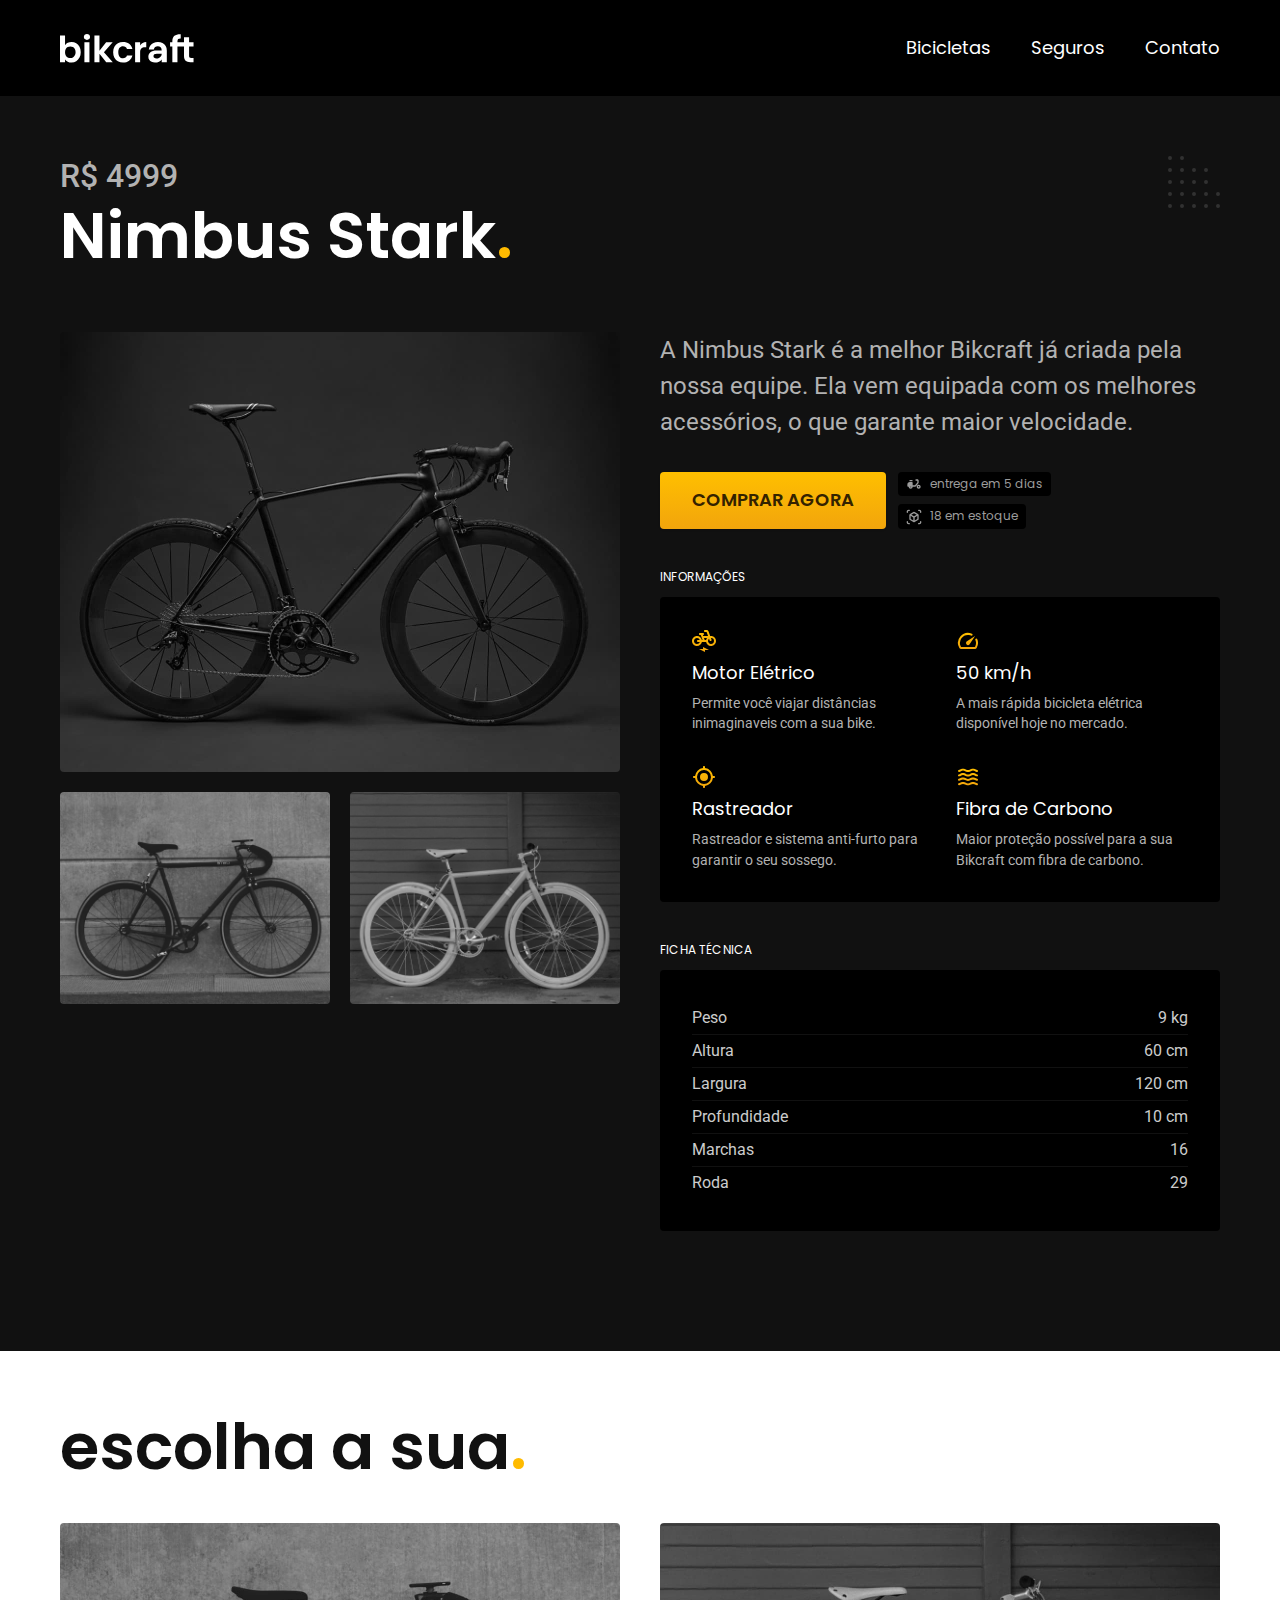
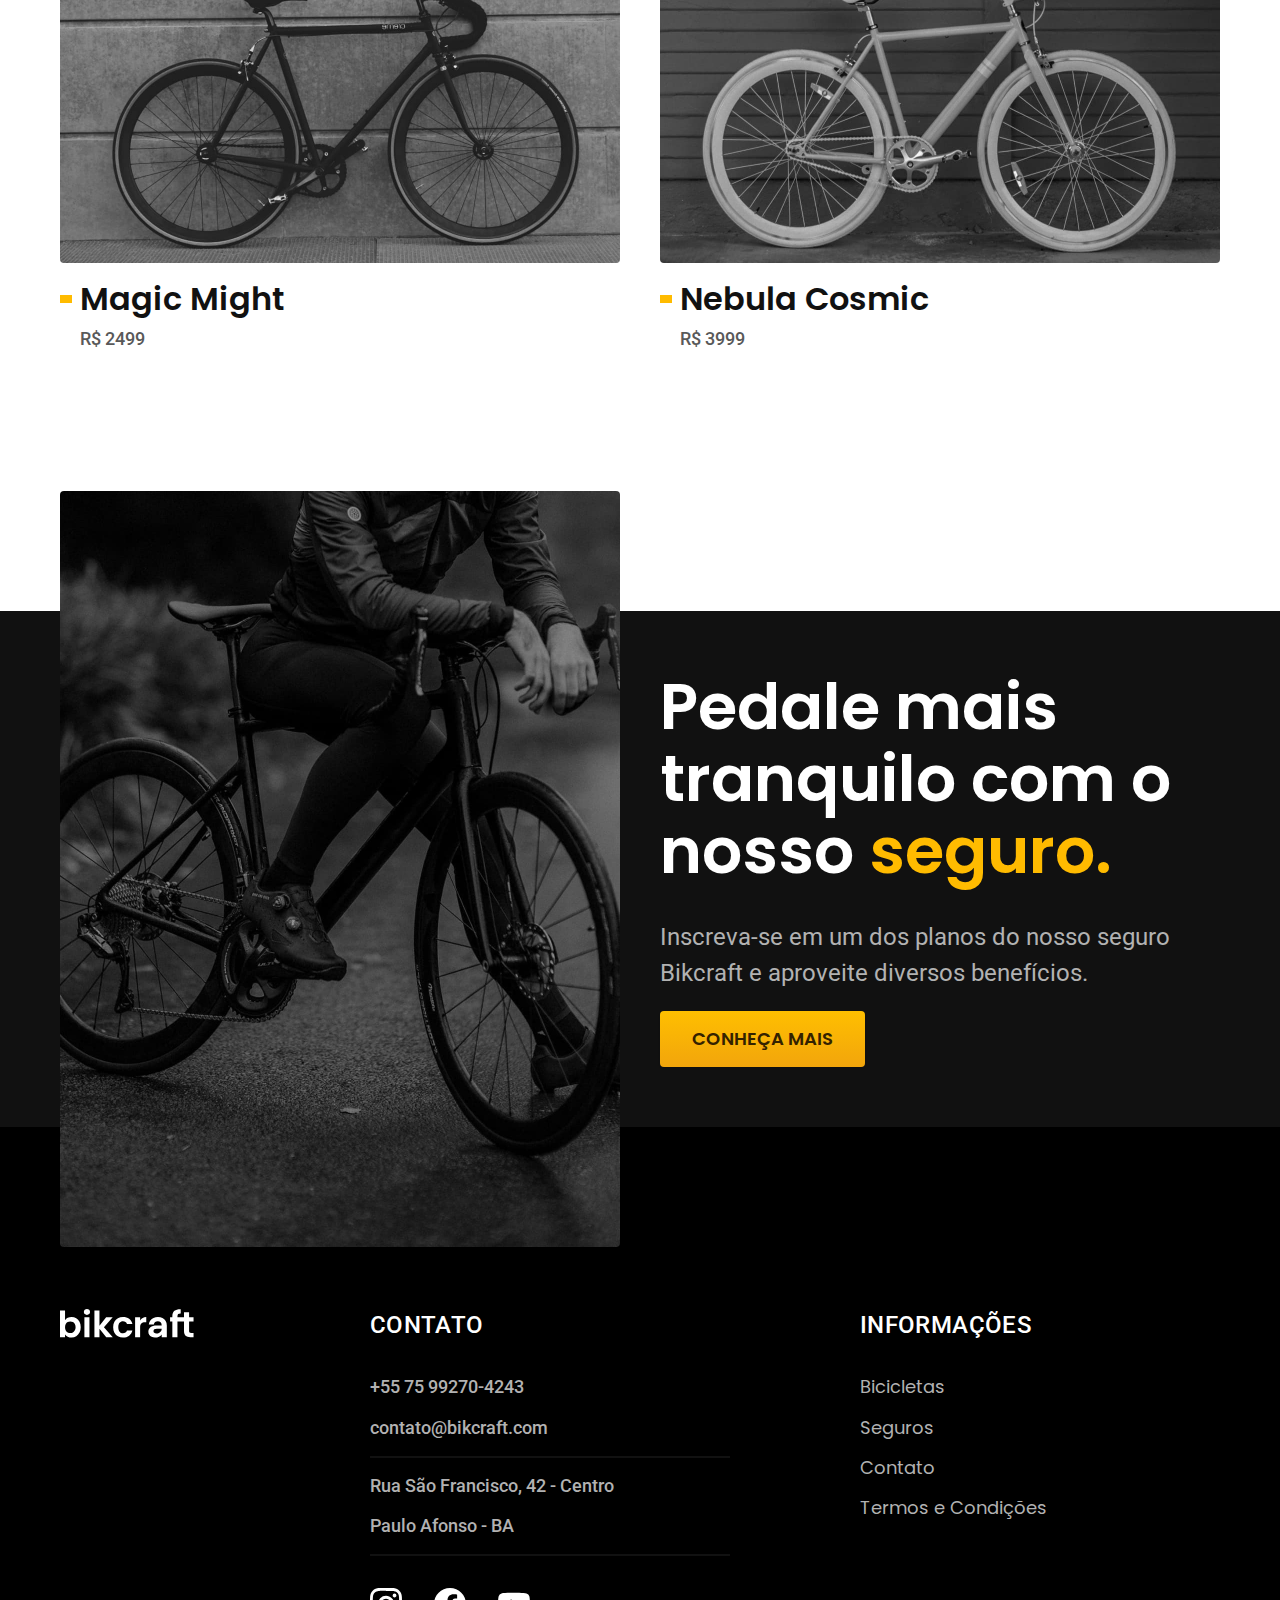
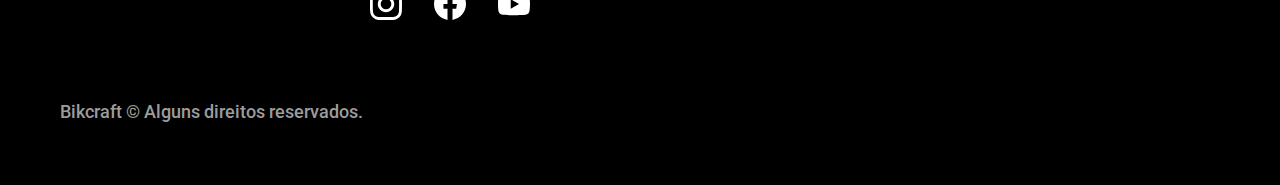
<file: bicicletas/nimbus.html>
<!DOCTYPE html>
<html lang="pt-br">

<head>
  <meta charset="UTF-8">
  <meta name="viewport" content="width=device-width, initial-scale=1.0">

  <title>Nimbus | Bikcraft</title>
  <meta name="description" content="Termos e Condições.">

  <link rel="icon" href="../favicon.svg" type="image/svg+xml">
  <link rel="stylesheet" href="../css/style.css">
  <script>document.documentElement.classList.add('js');</script>

  <!-- FONTES - Tipografia -->
  <link rel="preconnect" href="https://fonts.googleapis.com">
  <link rel="preconnect" href="https://fonts.gstatic.com" crossorigin>
  <link href="https://fonts.googleapis.com/css2?family=Merriweather:ital,wght@1,900&family=Poppins:wght@400;600&family=Roboto:wght@400;500&display=swap" rel="stylesheet">

</head>

<body id="bicicleta">
  <header class="header-bg">
    <div class="header container">
      <a href="../">
        <img src="../img/bikcraft.svg" alt="Bikcraft">
      </a>

      <nav aria-label="primaria">
        <ul class="header-menu font-1-m cor-0">
          <li><a href="../bicicletas.html">Bicicletas</a></li>
          <li><a href="../seguros.html">Seguros</a></li>
          <li><a href="../contato.html">Contato</a></li>
        </ul>
      </nav>
    </div>
  </header>

  <main class="titulo-bg">
    <div>
      <div class="titulo container">
        <p class="font-2-xl cor-5">R$ 4999</p>
        <h1 class="font-1-xxl cor-0">Nimbus Stark<span class="cor-p1">.</span></h1>
      </div>
    </div>

    <div class="bicicleta container">
      <div class="bicicleta-imagens">
        <img src="../img/bicicleta/nimbus1.jpg" alt="Bicicleta 1">
        <img src="../img/bicicleta/nimbus2.jpg" alt="Bicicleta 2">
        <img src="../img/bicicleta/nimbus3.jpg" alt="Bicicleta 3">
      </div>

      <div class="bicicleta-conteudo">
        <p class="font-2-l cor-5">A Nimbus Stark é a melhor Bikcraft já criada pela nossa equipe. Ela vem equipada com os melhores acessórios, o que garante maior velocidade.</p>
        <div class="bicicleta-comprar">
          <a class="botao" href="../orcamento.html?tipo=bikcraft&produto=nimbus">Comprar Agora</a>
          <span class="font-1-xs cor-6"><img src="../img/icones/entrega.svg" alt=""> entrega em 5 dias</span>
          <span class="font-1-xs cor-6"><img src="../img/icones/estoque.svg" alt=""> 18 em estoque</span>
        </div>

        <h2 class="font-1-xs cor-0">Informações</h2>
        <ul class="bicicleta-informacoes">
          <li>
            <img src="../img/icones/eletrica.svg" alt="">
            <h3 class="font-1-m cor-0">Motor Elétrico</h3>
            <p class="font-2-xs cor-5">Permite você viajar distâncias inimaginaveis com a sua bike.</p>
          </li>
          <li>
            <img src="../img/icones/velocidade.svg" alt="">
            <h3 class="font-1-m cor-0">50 km/h</h3>
            <p class="font-2-xs cor-5">A mais rápida bicicleta elétrica disponível hoje no mercado.</p>
          </li>
          <li>
            <img src="../img/icones/rastreador.svg" alt="">
            <h3 class="font-1-m cor-0">Rastreador</h3>
            <p class="font-2-xs cor-5">Rastreador e sistema anti-furto para garantir o seu sossego.</p>
          </li>
          <li>
            <img src="../img/icones/carbono.svg" alt="">
            <h3 class="font-1-m cor-0">Fibra de Carbono</h3>
            <p class="font-2-xs cor-5">Maior proteção possível para a sua Bikcraft com fibra de carbono.</p>
          </li>
        </ul>
        <h2 class="font-1-xs cor-0">Ficha Técnica</h2>
        <ul class="bicicleta-ficha font-2-s cor-4">
          <li>Peso <span>9 kg</span></li>
          <li>Altura <span>60 cm</span></li>
          <li>Largura <span>120 cm</span></li>
          <li>Profundidade <span>10 cm</span></li>
          <li>Marchas <span>16</span></li>
          <li>Roda <span>29</span></li>
        </ul>
      </div>
    </div>
  </main>

  <article class="bicicletas-lista container">
    <h2 class="font-1-xxl">escolha a sua<span class="cor-p1">.</span></h2>

    <ul>
      <li>
        <a href="./magic.html">
          <img src="../img/bicicletas/magic.jpg" alt="Bicicleta preta">
          <h3 class="font-1-xl">Magic Might</h3>
          <span class="font-2-m cor-8">R$ 2499</span>
        </a>
      </li>

      <li>
        <a href="./nebula.html">
          <img src="../img/bicicletas/nebula.jpg" alt="Bicicleta preta">
          <h3 class="font-1-xl">Nebula Cosmic</h3>
          <span class="font-2-m cor-8">R$ 3999</span>
        </a>
      </li>
    </ul>
  </article>

  <article class="seguro-bg">
    <div class="seguro container">
      <div class="seguro-imagem">
        <img src="../img/fotos/seguros.jpg" alt="Pessoa parada em cima de uma bicicleta.">
      </div>
      <div class="seguro-conteudo">
        <h2 class="font-1-xxl cor-0">Pedale mais tranquilo com o nosso <span class="cor-p1">seguro.</span></h2>
        <p class="font-2-l cor-5">Inscreva-se em um dos planos do nosso seguro Bikcraft e aproveite diversos benefícios.</p>
        <a class="botao" href="../seguros.html">Conheça Mais</a>
      </div>
    </div>
  </article>

  <footer class="footer-bg">
    <div class="footer container">
      <img src="../img/bikcraft.svg" alt="Bikcraft">
      <div class="footer-contato">
        <h3 class="font-2-l-b cor-0">Contato</h3>
        <ul class="font-2-m cor-5">
          <li><a href="tel:+5575992704243">+55 75 99270-4243</a></li>
          <li><a href="mailto:contato@bikcraft.com">contato@bikcraft.com</a></li>
          <li>Rua São Francisco, 42 - Centro</li>
          <li>Paulo Afonso - BA</li>
        </ul>

        <div class="footer-redes">
          <a href="../">
            <img src="../img/redes/instagram.svg" alt="Instagram">
          </a>
          <a href="./">
            <img src="../img/redes/facebook.svg" alt="Facebook">
          </a>
          <a href="./">
            <img src="../img/redes/youtube.svg" alt="YouTube">
          </a>
        </div>
      </div>
      <div class="footer-informacoes">
        <h3 class="font-2-l-b cor-0">Informações</h3>
        <nav>
          <ul class="font-1-m cor-5">
            <li><a href="../bicicletas.html">Bicicletas</a></li>
            <li><a href="../seguros.html">Seguros</a></li>
            <li><a href="../contato.html">Contato</a></li>
            <li><a href="../termos.html">Termos e Condições</a></li>
          </ul>
        </nav>
      </div>
      <p class="footer-copy font-2-m cor-6">Bikcraft © Alguns direitos reservados.</p>
    </div>

  </footer>

  <script src="../js/script.js"></script>
</body>

</html>
</file>
<file: css/style.css>
@import "./global/global.css";
@import "./utilidades/tipografia.css";
@import "./utilidades/cores.css";
@import "./utilidades/animacao.css";

@import "./global/header.css";
@import "./global/footer.css";

/* Utilidades */
@import "./utilidades/componentes.css";
@import "./utilidades/formulario.css";

/* Home */
@import "./home/introducao.css";
@import "./home/tecnologia.css";
@import "./home/parceiros.css";
@import "./home/depoimento.css";

/* Bicicletas */
@import "./bicicletas/bicicletas-lista.css";
@import "./bicicletas/bicicletas.css";

/* Bicicleta */
@import "./bicicleta/bicicleta.css";
@import "./bicicleta/seguro.css";

/* Seguros */
@import "./seguros/seguros.css";
@import "./seguros/vantagens.css";
@import "./seguros/perguntas.css";

/* Contato */
@import "./contato/contato.css";
@import "./contato/lojas.css";

/* Orcamento */
@import "./orcamento/orcamento.css";

/* Termos */
@import "./termos/termos.css";
</file>
